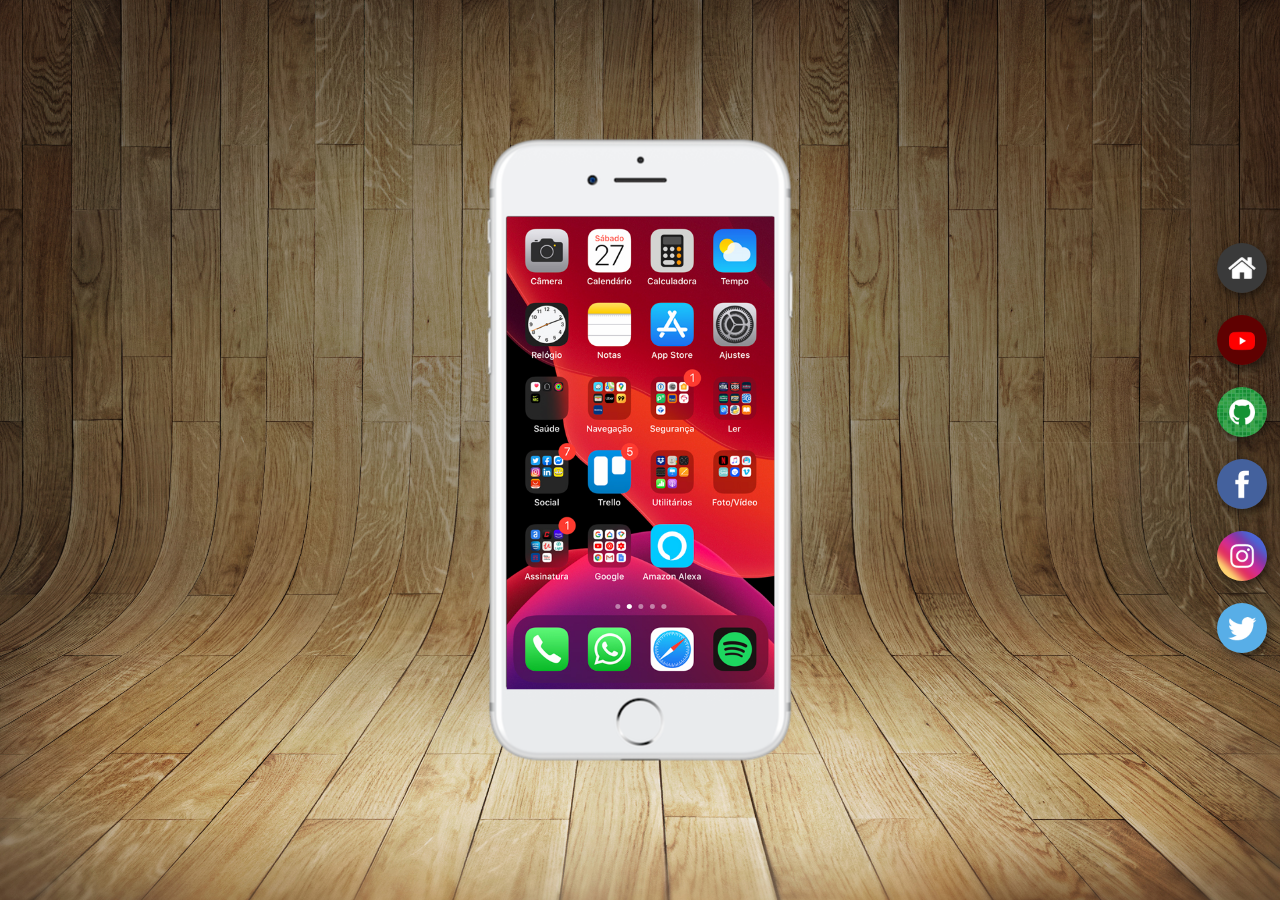
<file: index.html>
<!DOCTYPE html>
<html lang="pt-br">
<head>
    <meta charset="UTF-8">
    <meta name="viewport" content="width=device-width, initial-scale=1.0">
    <link rel="shortcut icon" href="images/favicon.ico" type="image/x-icon">
    <link rel="stylesheet" href="css/style.css">
    <title>Projeto Redes Sociais</title>
</head>
<body>
    <main>
        <section id="telefone">
            <iframe src="pages/home.html" name="tela" id="tela" frameborder="0"></iframe>
        </section>
        <section id="redes-sociais">
            <a href="pages/home.html" target="tela"><img src="images/logo-home.jpg" alt="Home"></a> <br> <br>
            <a href="pages/youtube.html" target="tela"><img src="images/logo-youtube.jpg" alt="YouTube"></a> <br> <br>
            <a href="pages/github.html" target="tela"><img src="images/logo-github.jpg" alt="GitHub"></a> <br> <br>
            <a href="pages/facebook.html" target="tela"><img src="images/logo-facebook.jpg" alt="Facebook"></a> <br> <br>
            <a href="pages/instagram.html" target="tela"><img src="images/logo-instagram.jpg" alt="Instagram"></a> <br> <br>
            <a href="pages/twitter.html" target="tela"><img src="images/logo-twitter.jpg" alt="Twitter"></a>
        </section>
    </main>
</body>
</html>
</file>
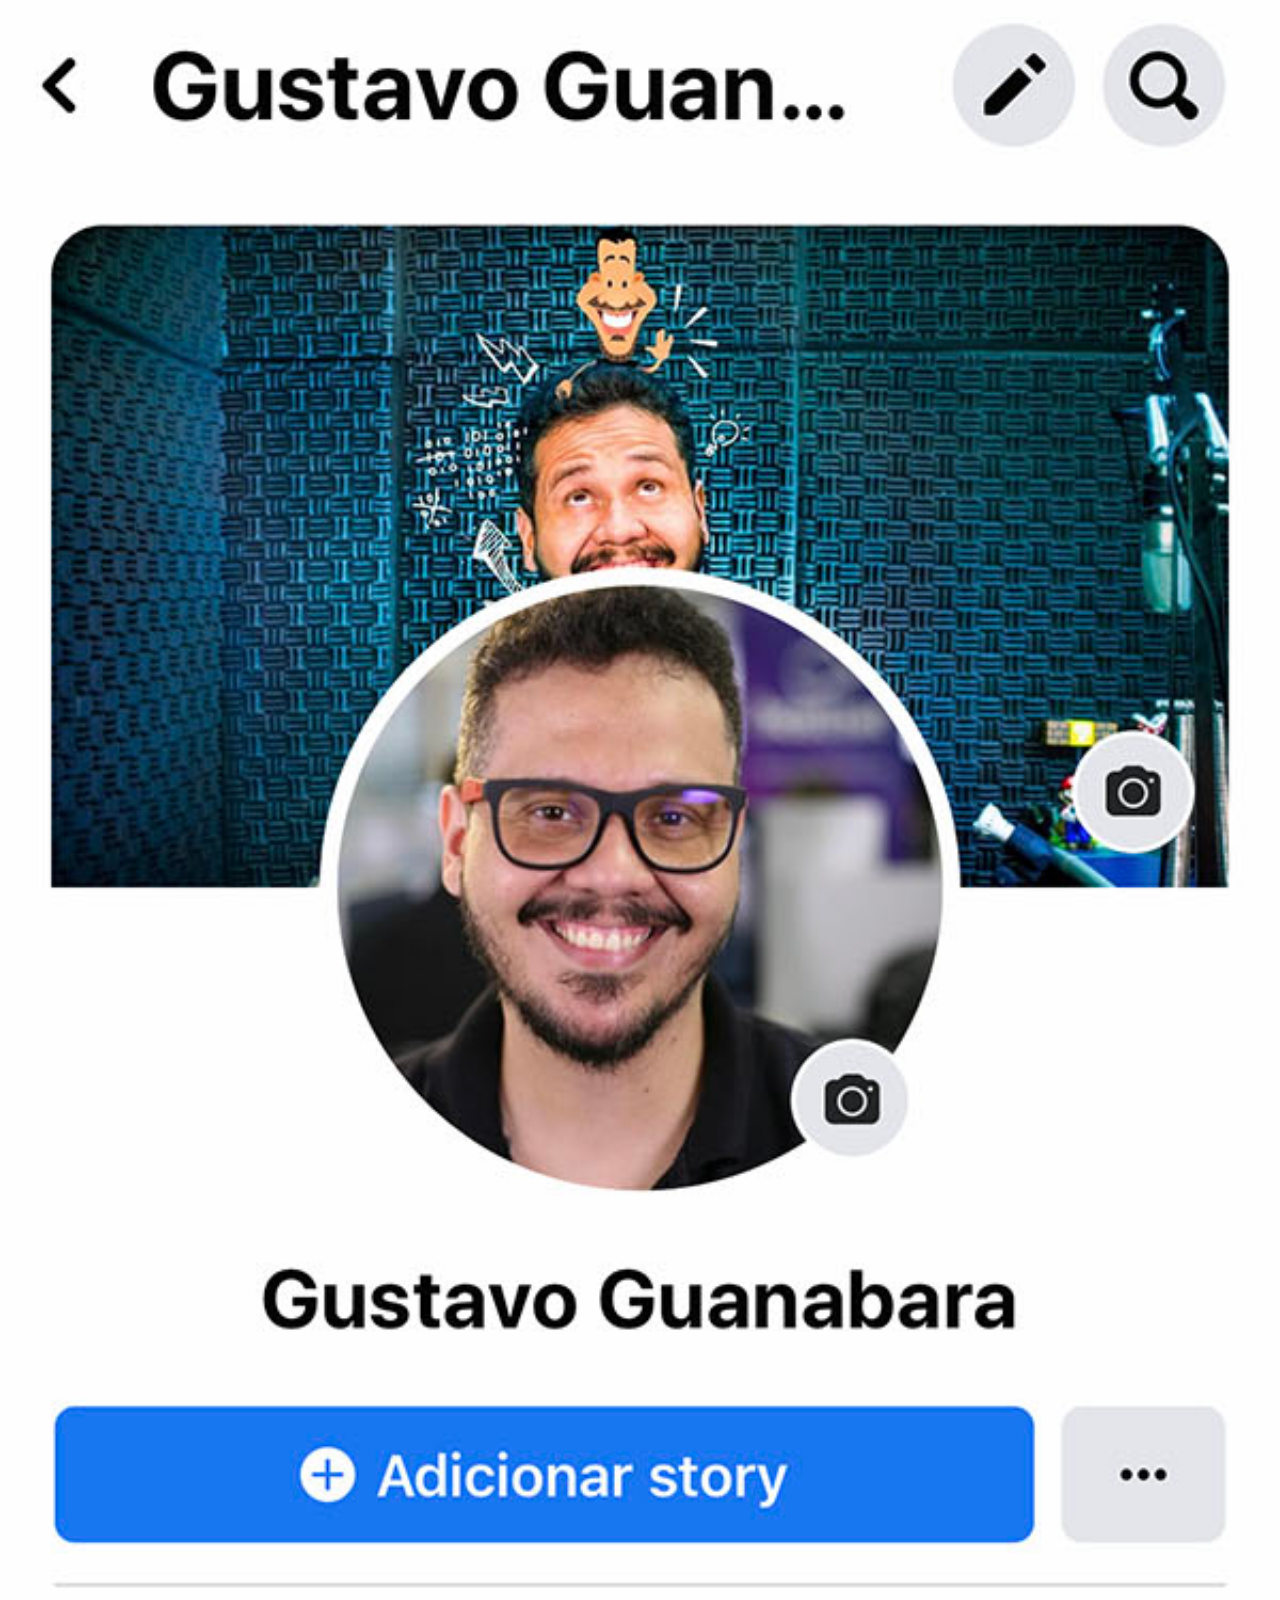
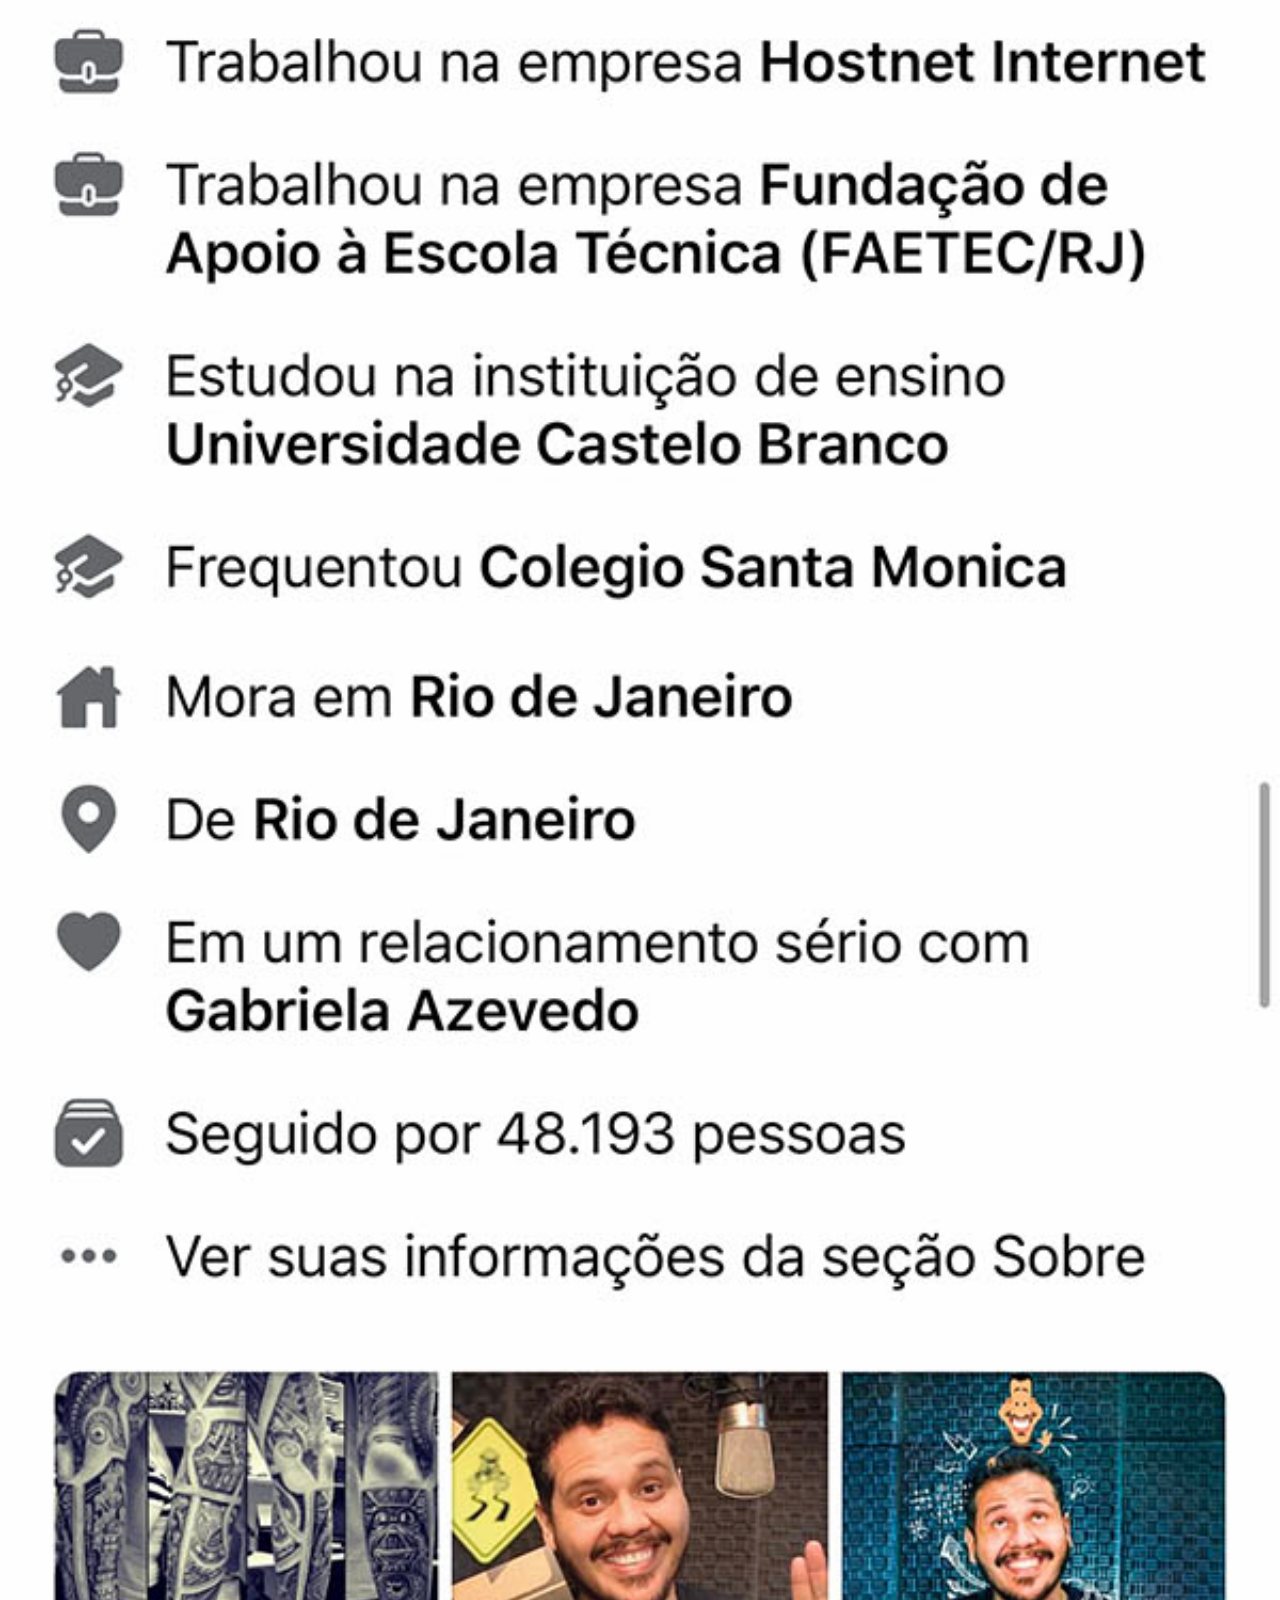
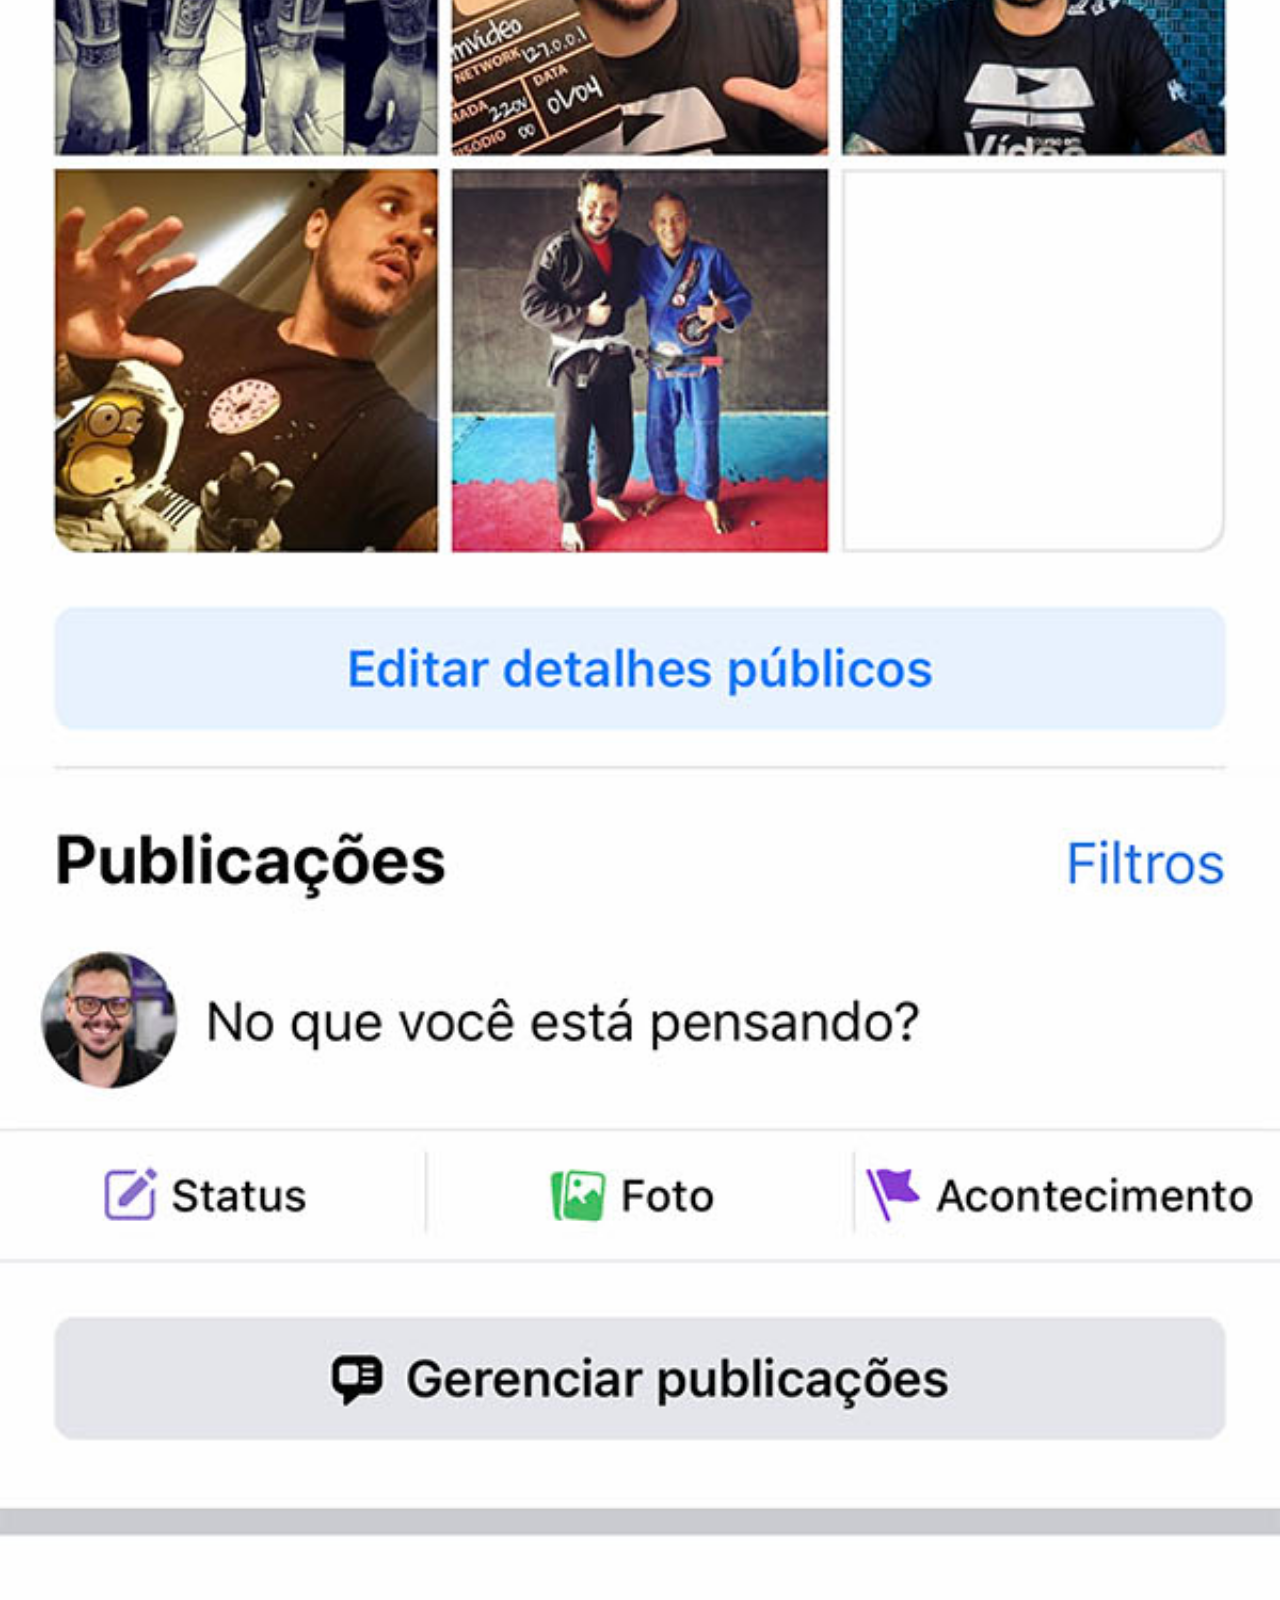
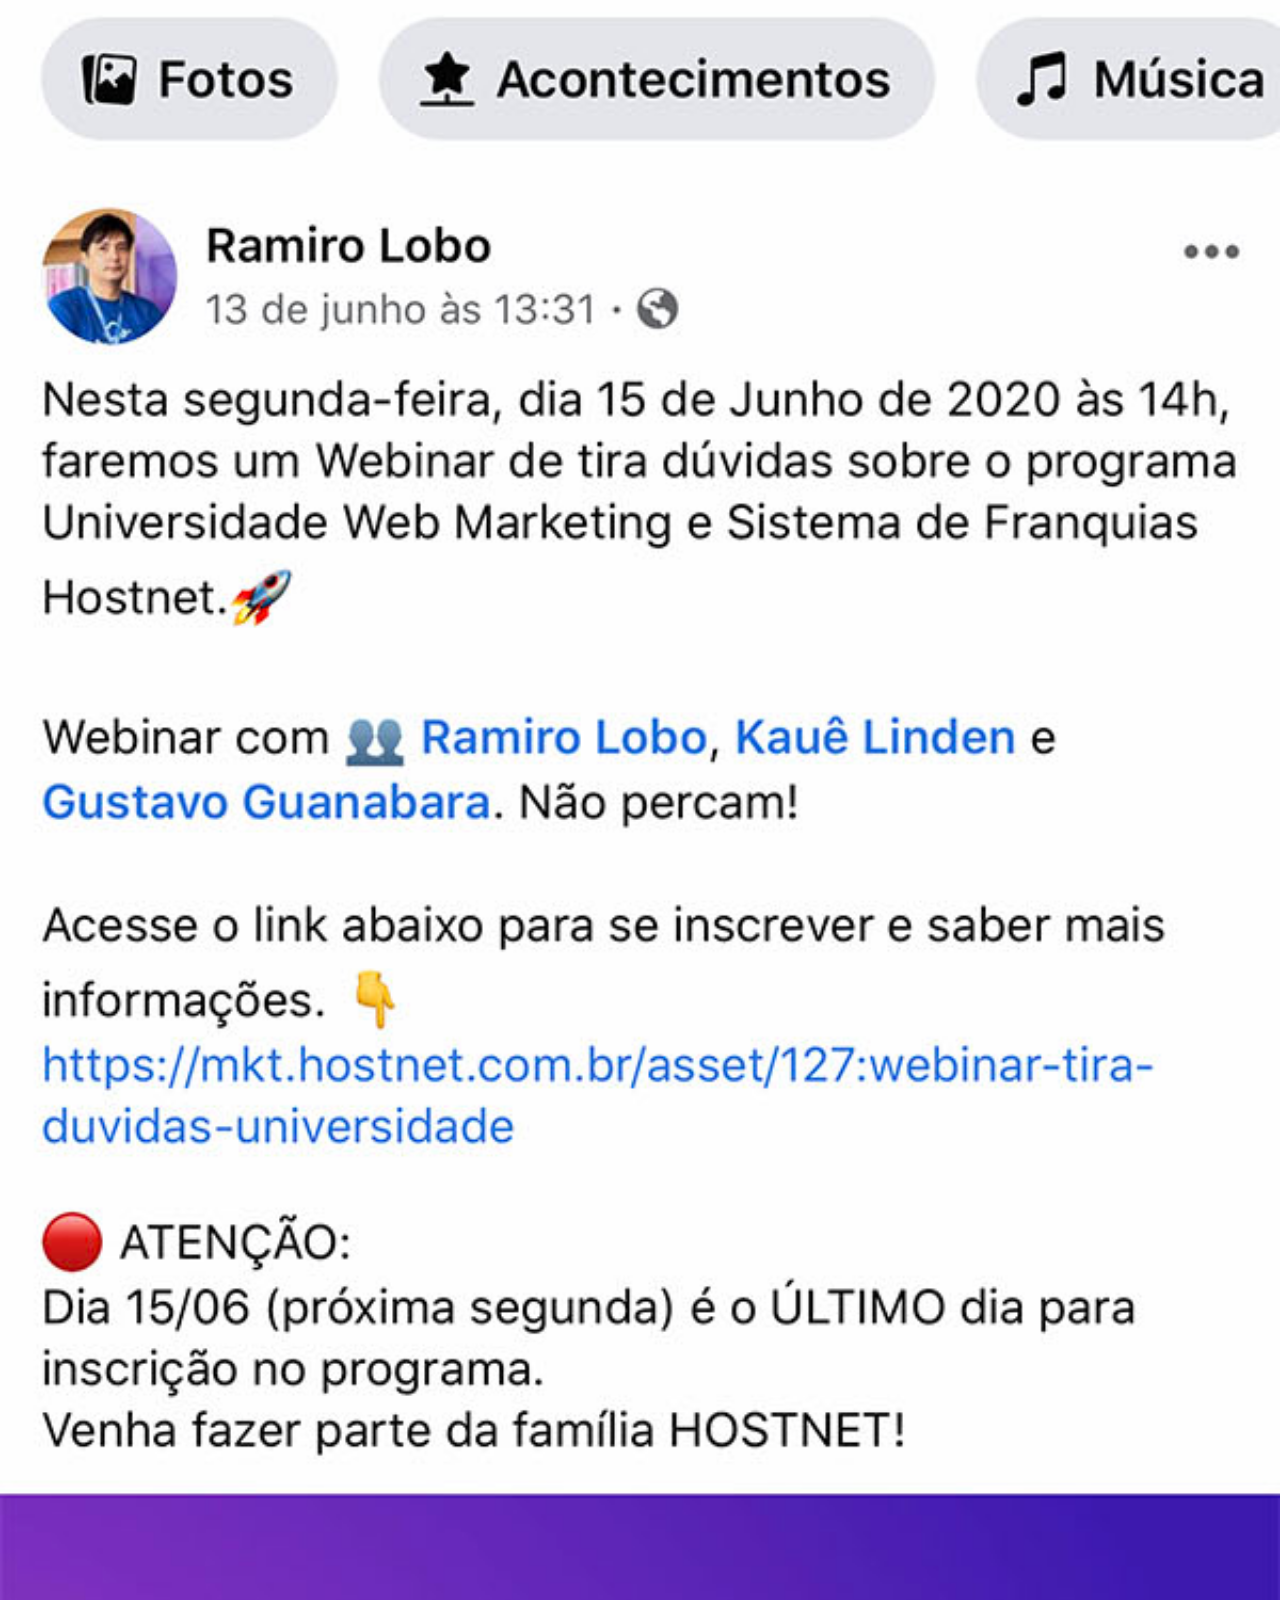
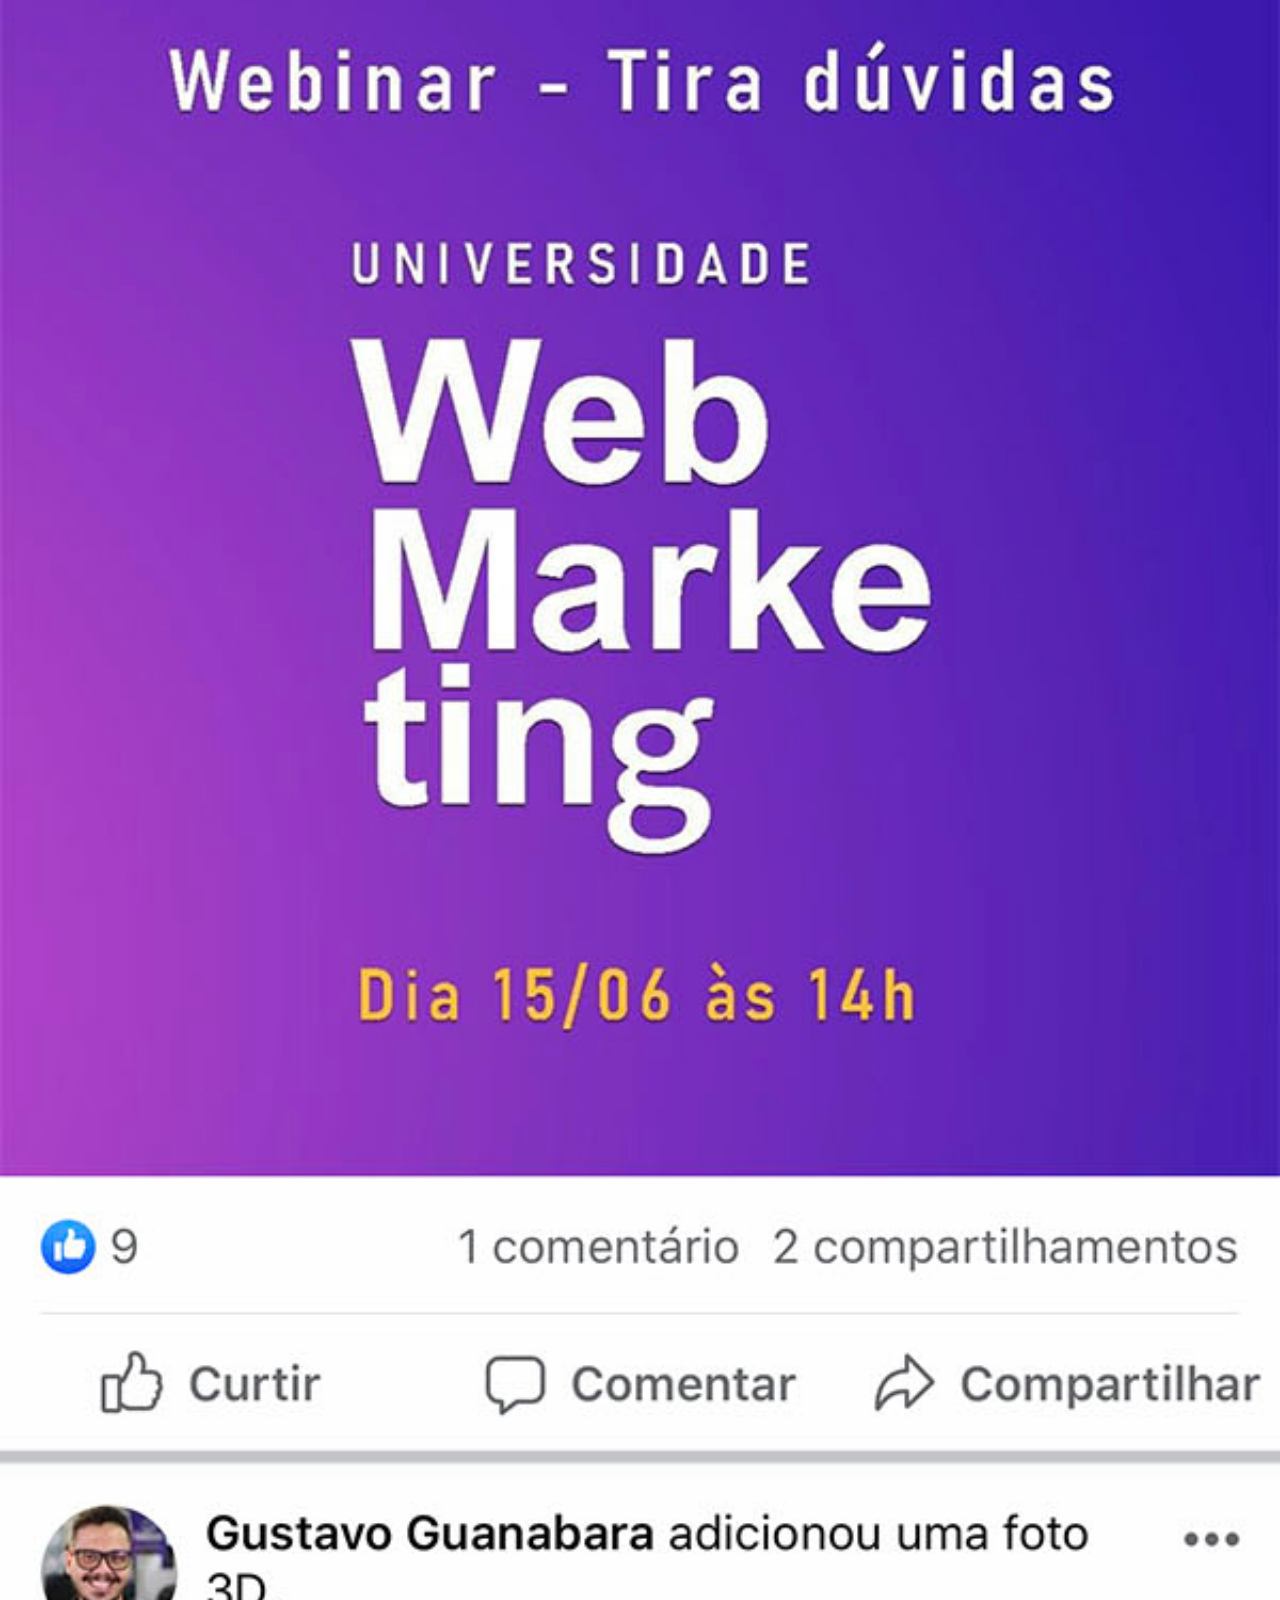
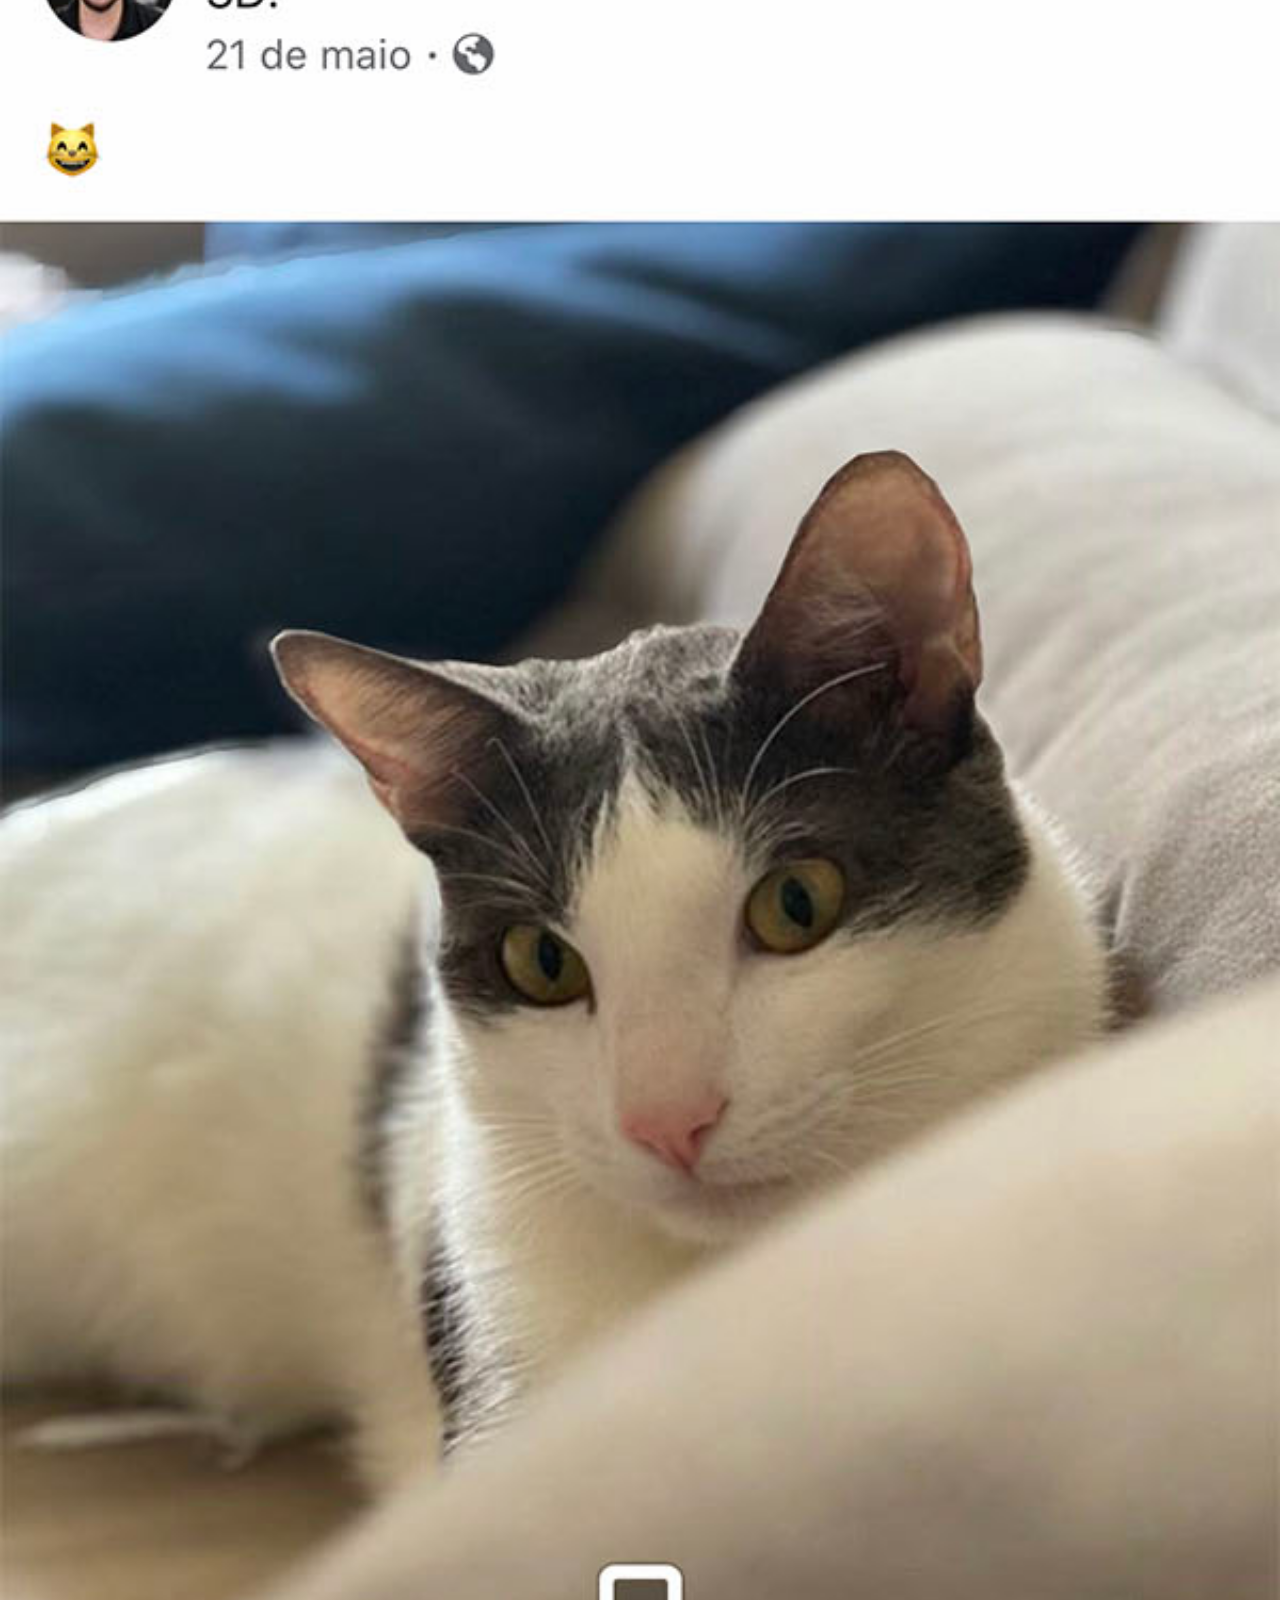
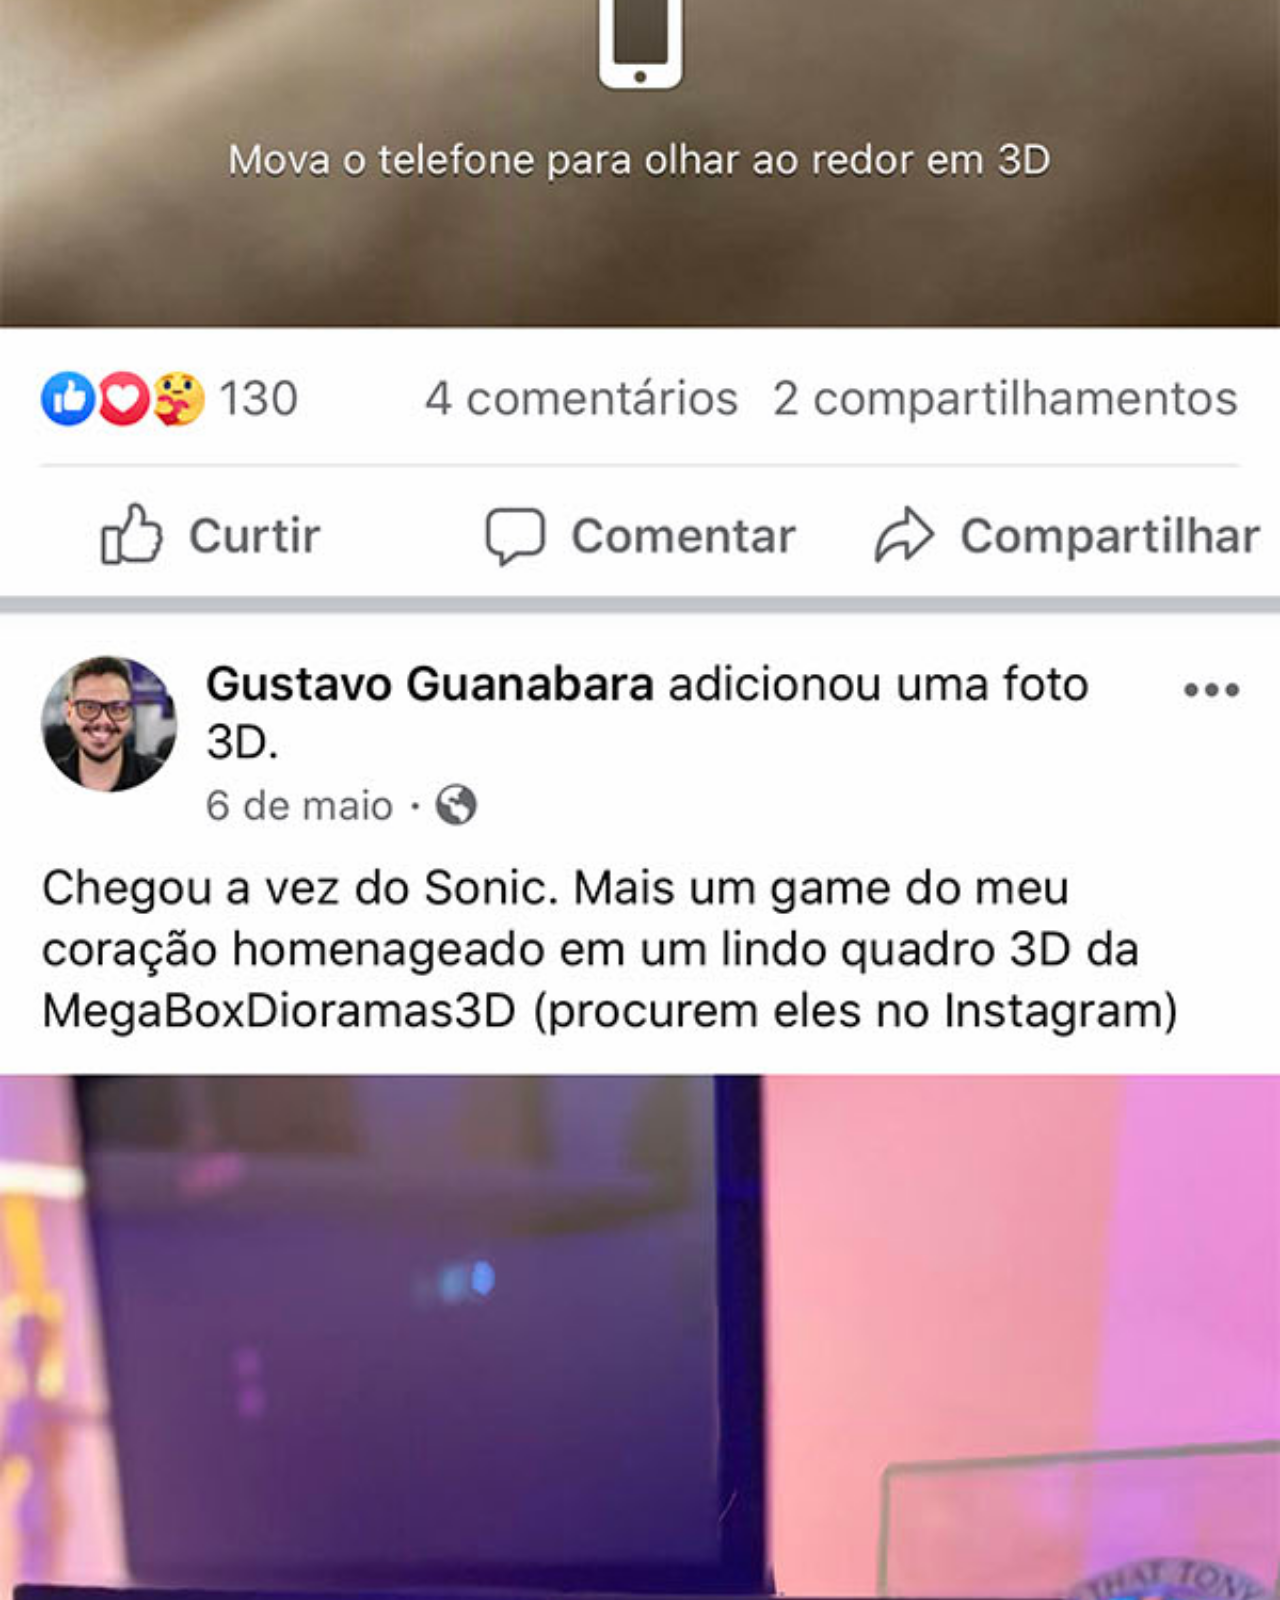
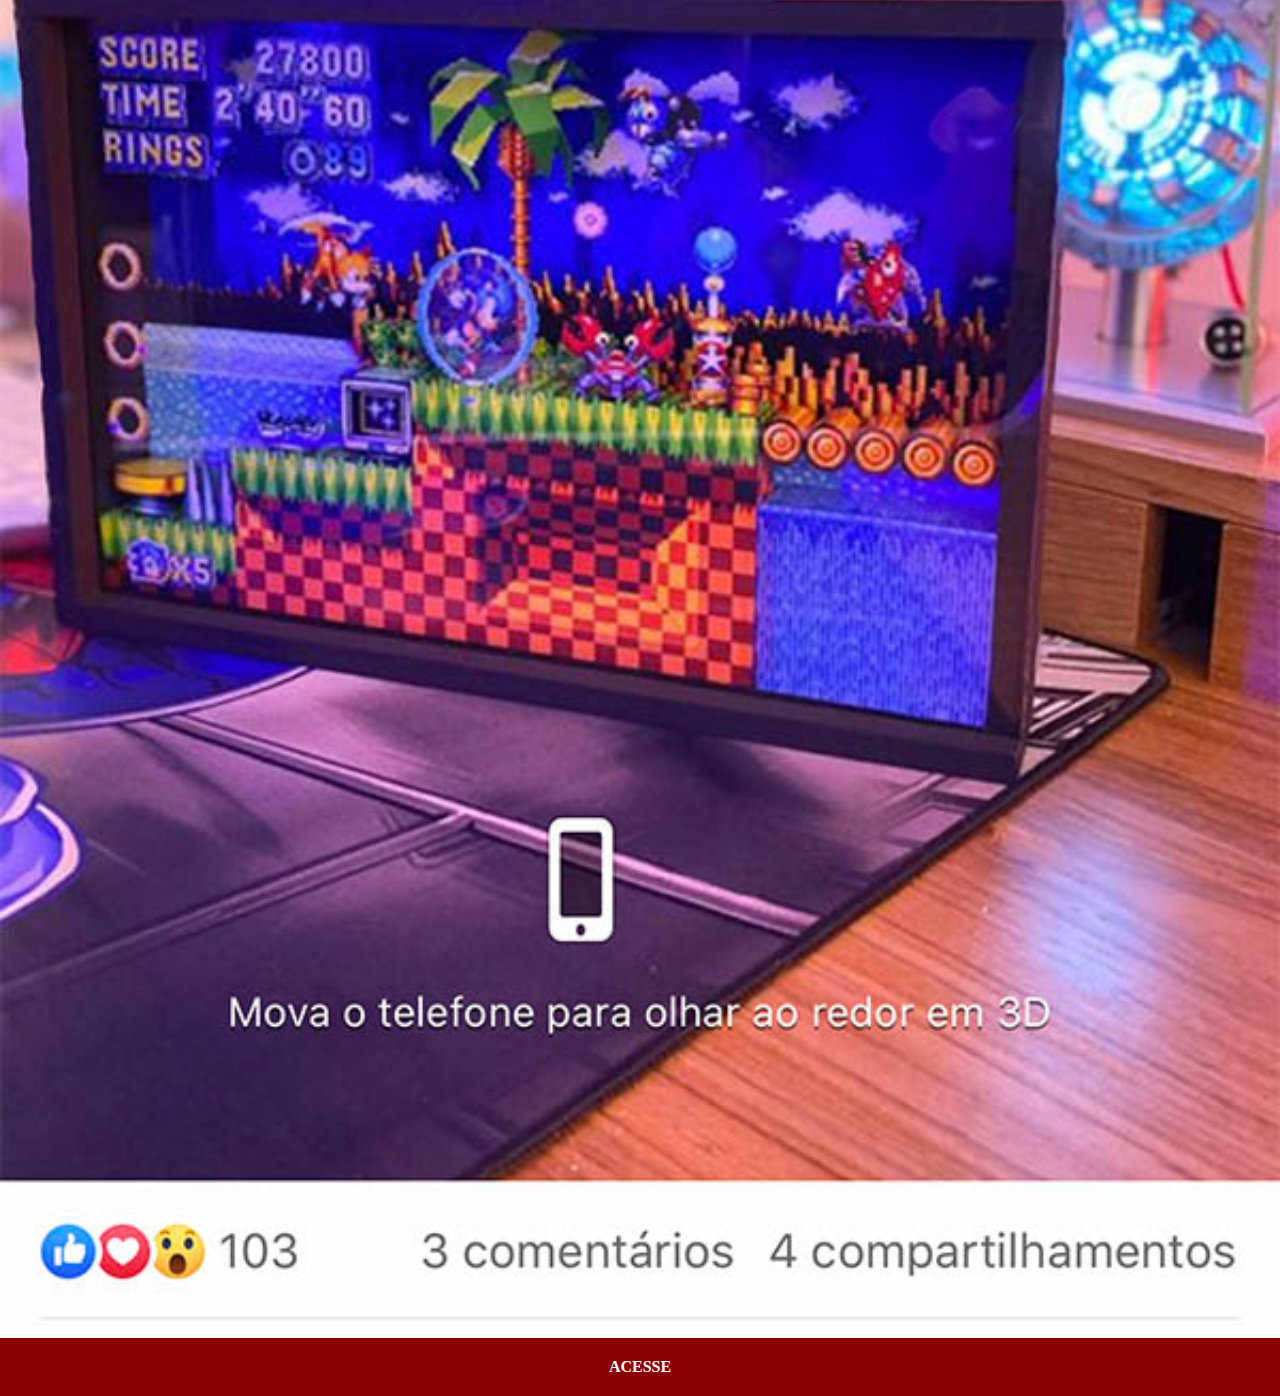
<file: pages/facebook.html>
<!DOCTYPE html>
<html lang="pt-br">
<head>
    <meta charset="UTF-8">
    <meta name="viewport" content="width=device-width, initial-scale=1.0">
    <link rel="stylesheet" href="../css/social.css">
    <title>Facebook</title>
</head>
<body>
    <img src="../images/tela-facebook.jpg" alt="Facebook">
    <a href="https://web.facebook.com/gustavoguanabara/" target="_blank" rel="external">ACESSE</a>
</body>
</html>
</file>
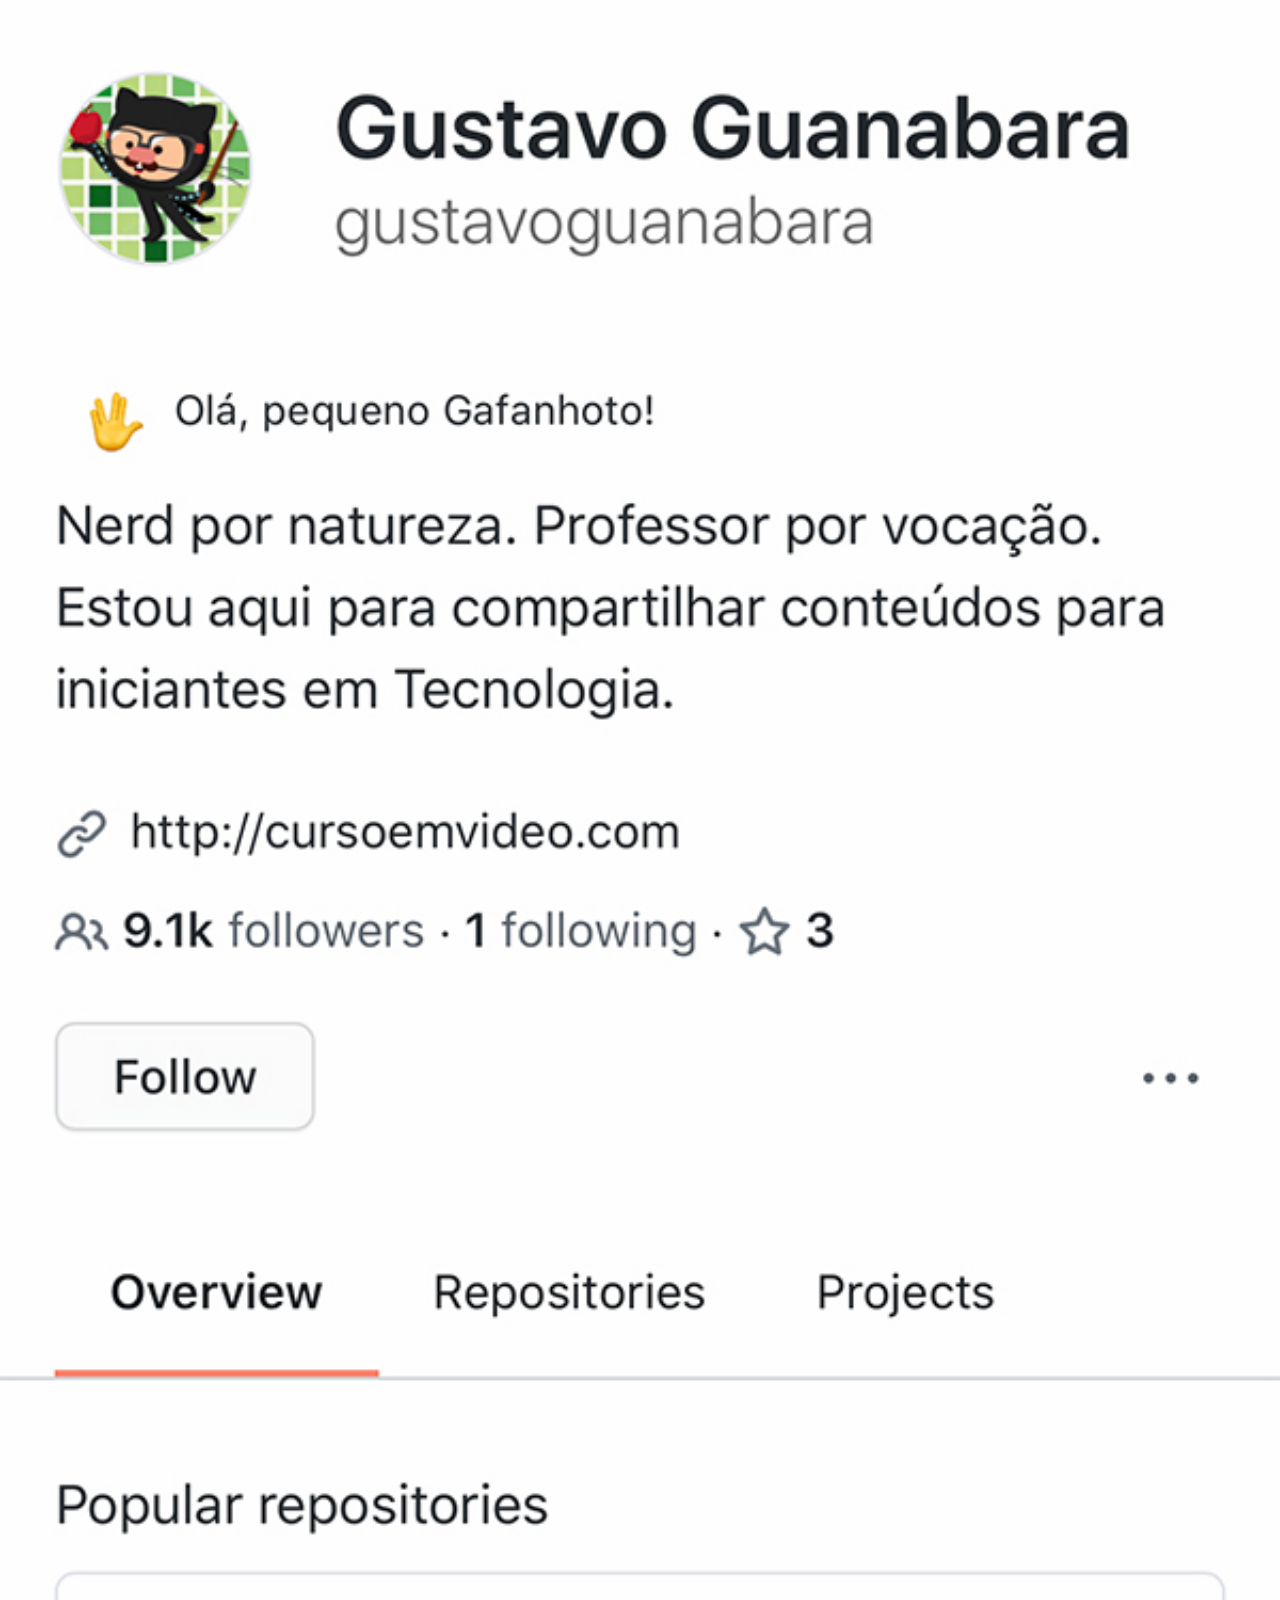
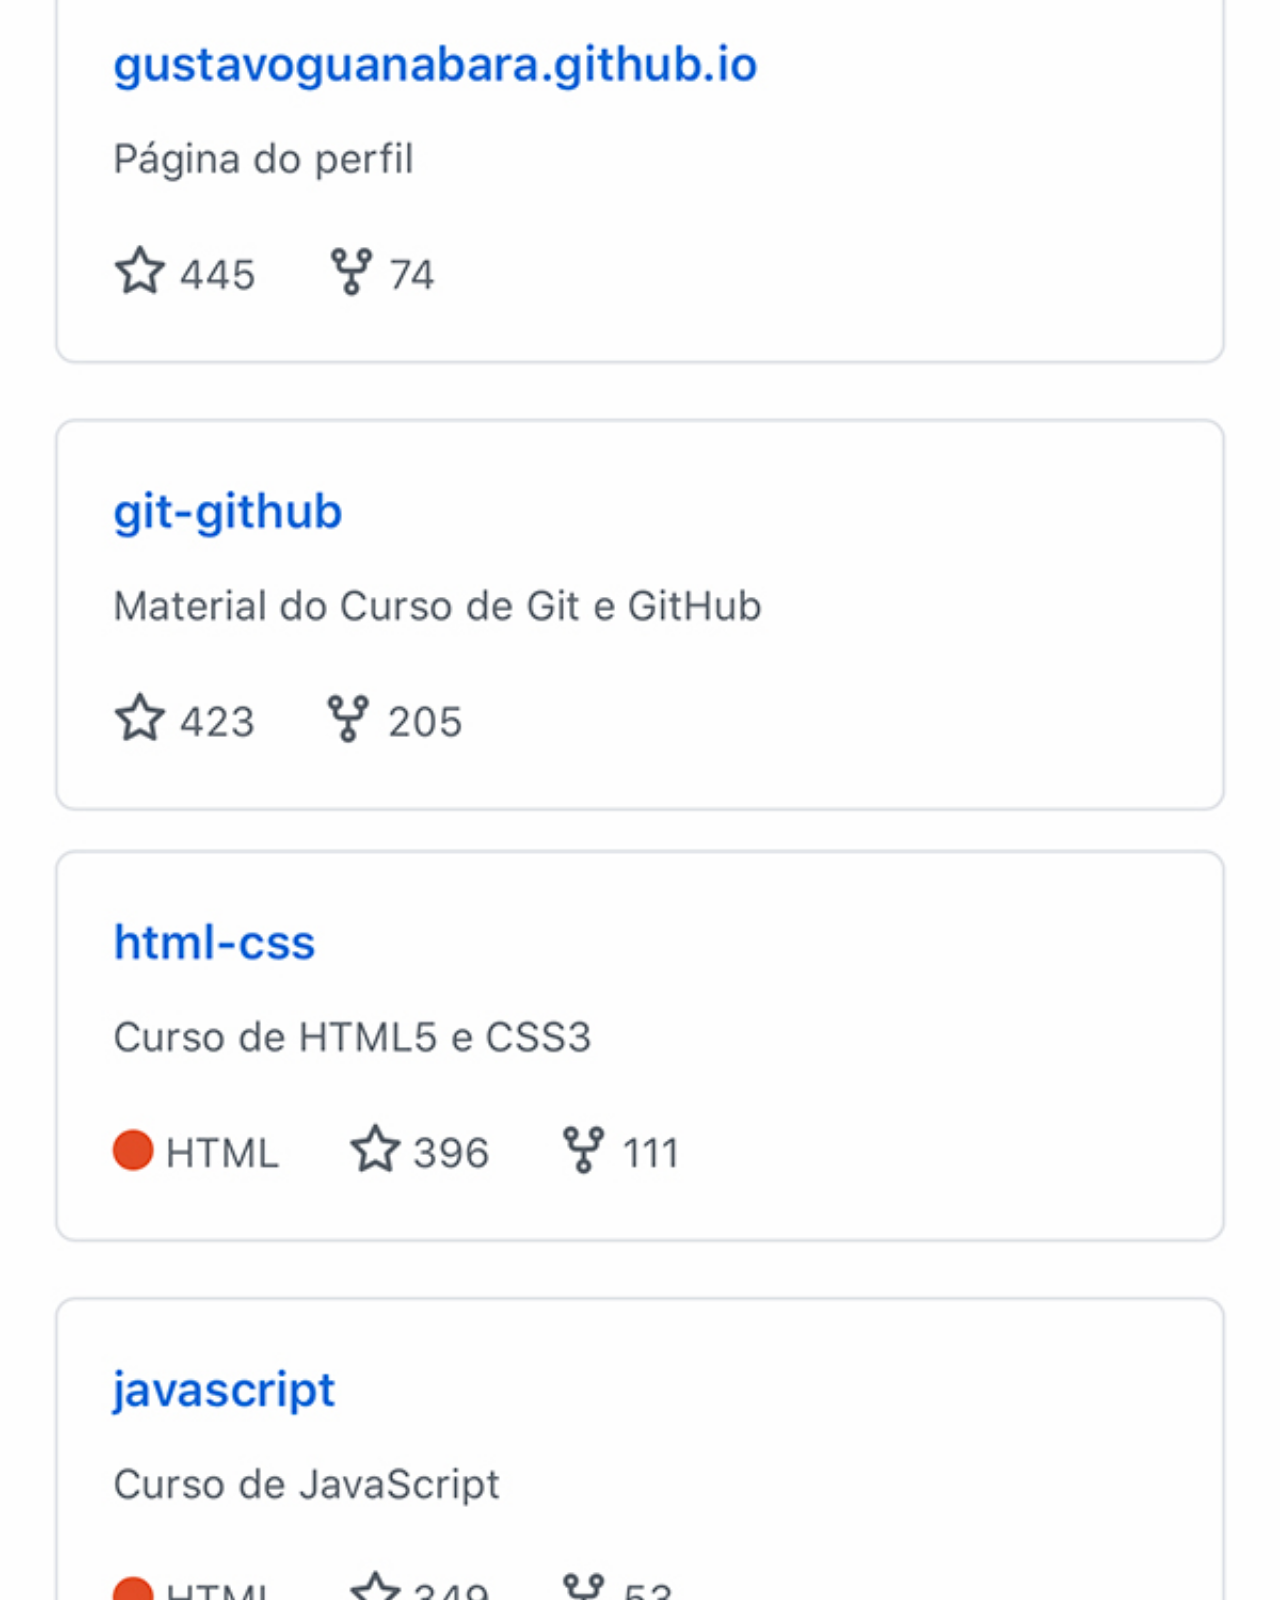
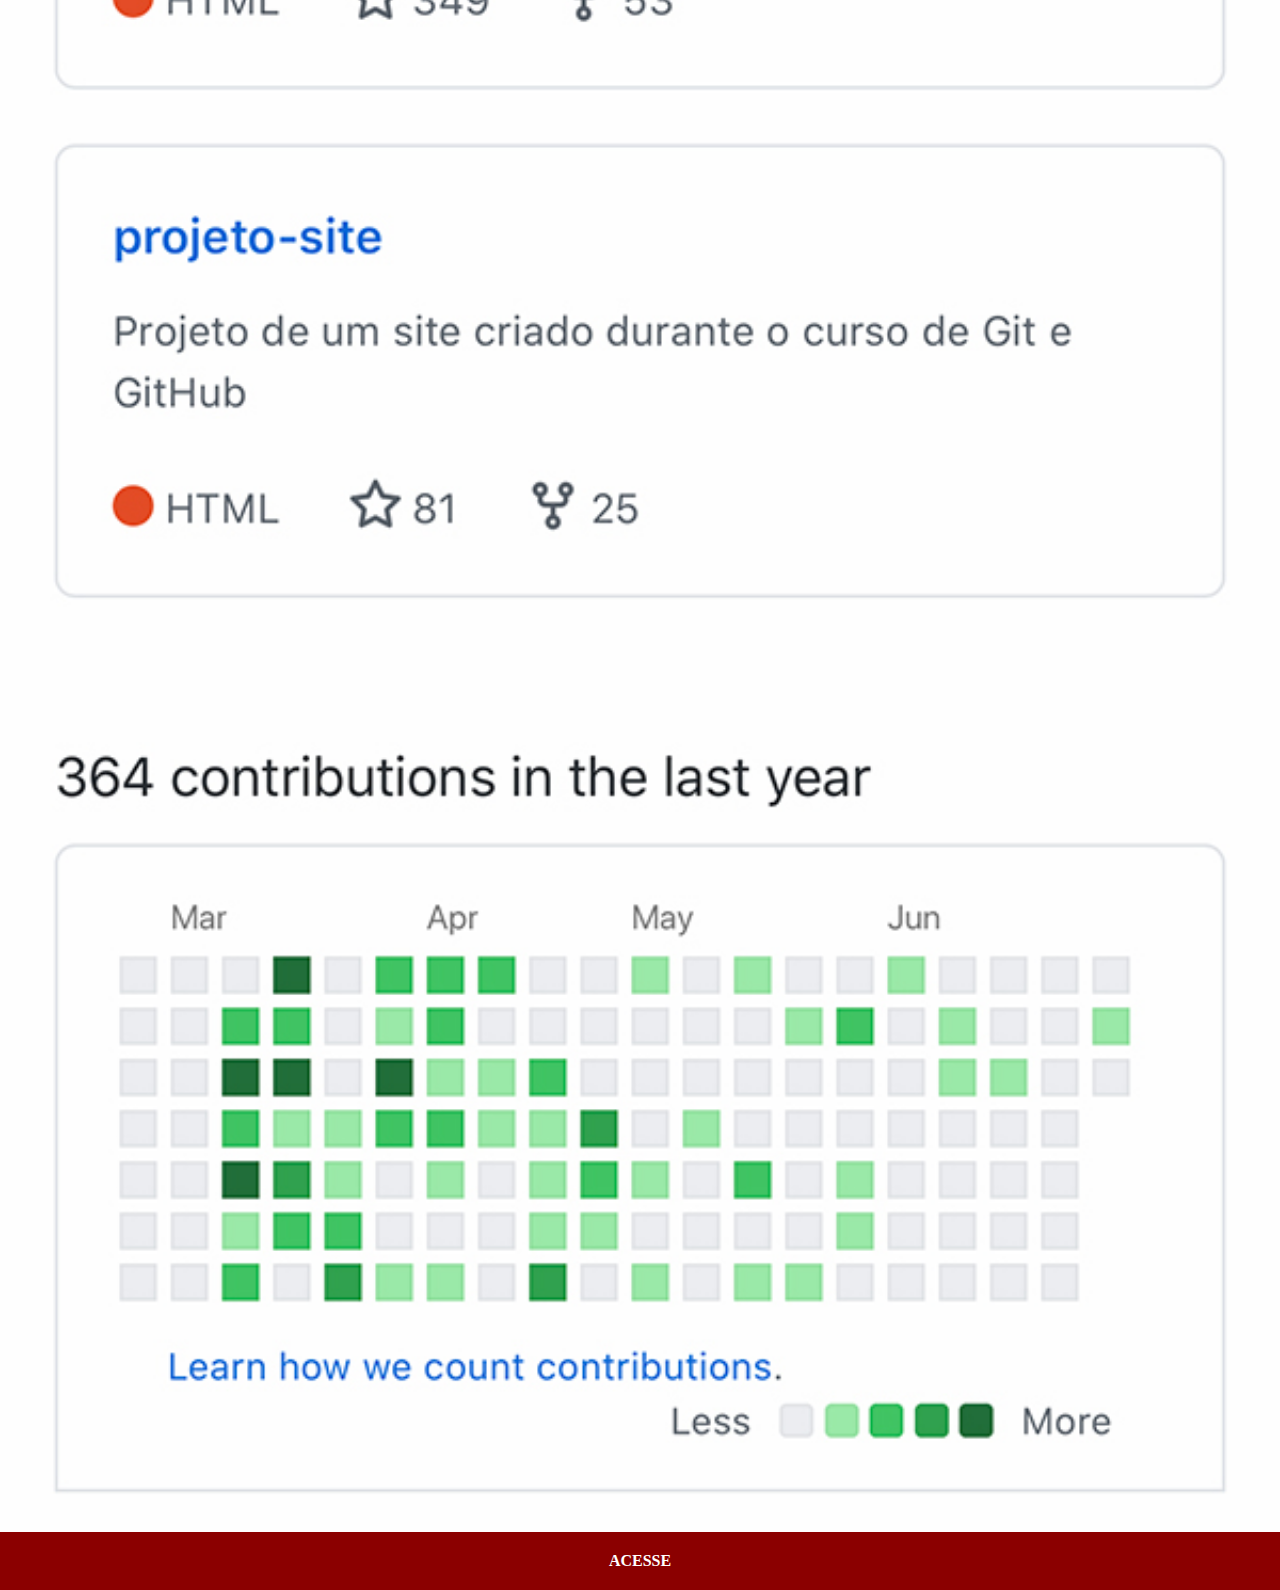
<file: pages/github.html>
<!DOCTYPE html>
<html lang="pt-br">
<head>
    <meta charset="UTF-8">
    <meta name="viewport" content="width=device-width, initial-scale=1.0">
    <link rel="stylesheet" href="../css/social.css">
    <title>GitHub</title>
</head>
<body>
    <img src="../images/tela-github.jpg" alt="GitHub">
    <a href="https://github.com/gustavoguanabara" target="_blank" rel="external">ACESSE</a>
</body>
</html>
</file>
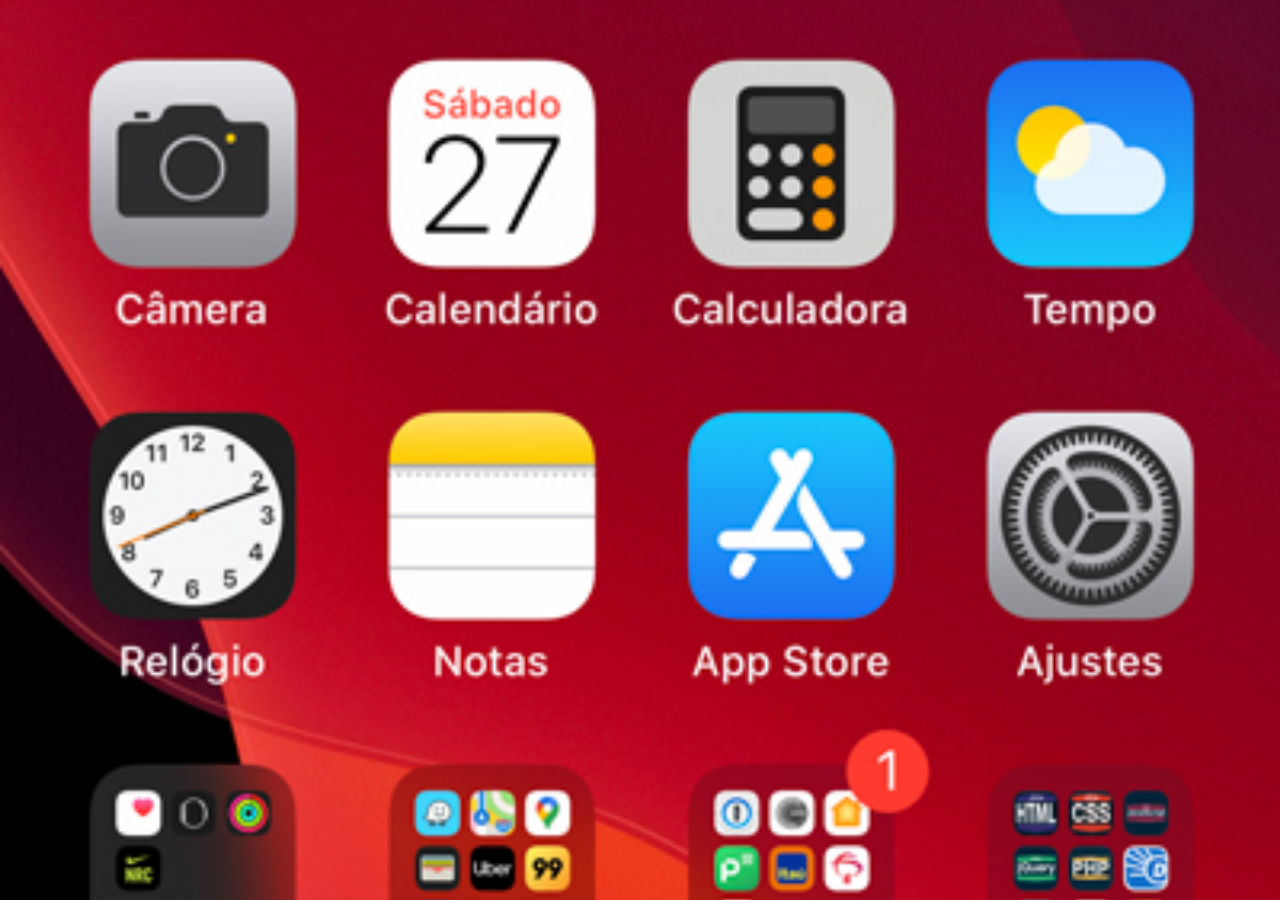
<file: pages/home.html>
<!DOCTYPE html>
<html lang="pt-br">
<head>
    <meta charset="UTF-8">
    <meta name="viewport" content="width=device-width, initial-scale=1.0">
    <title>Home</title>
    <style>
        *{
            margin: 0px;
            padding: 0px;
        }

        body{
            background: url(../images/tela-home.jpg) no-repeat top center;
            background-size: cover;
        }
    </style>
</head>
<body>
    
</body>
</html>
</file>
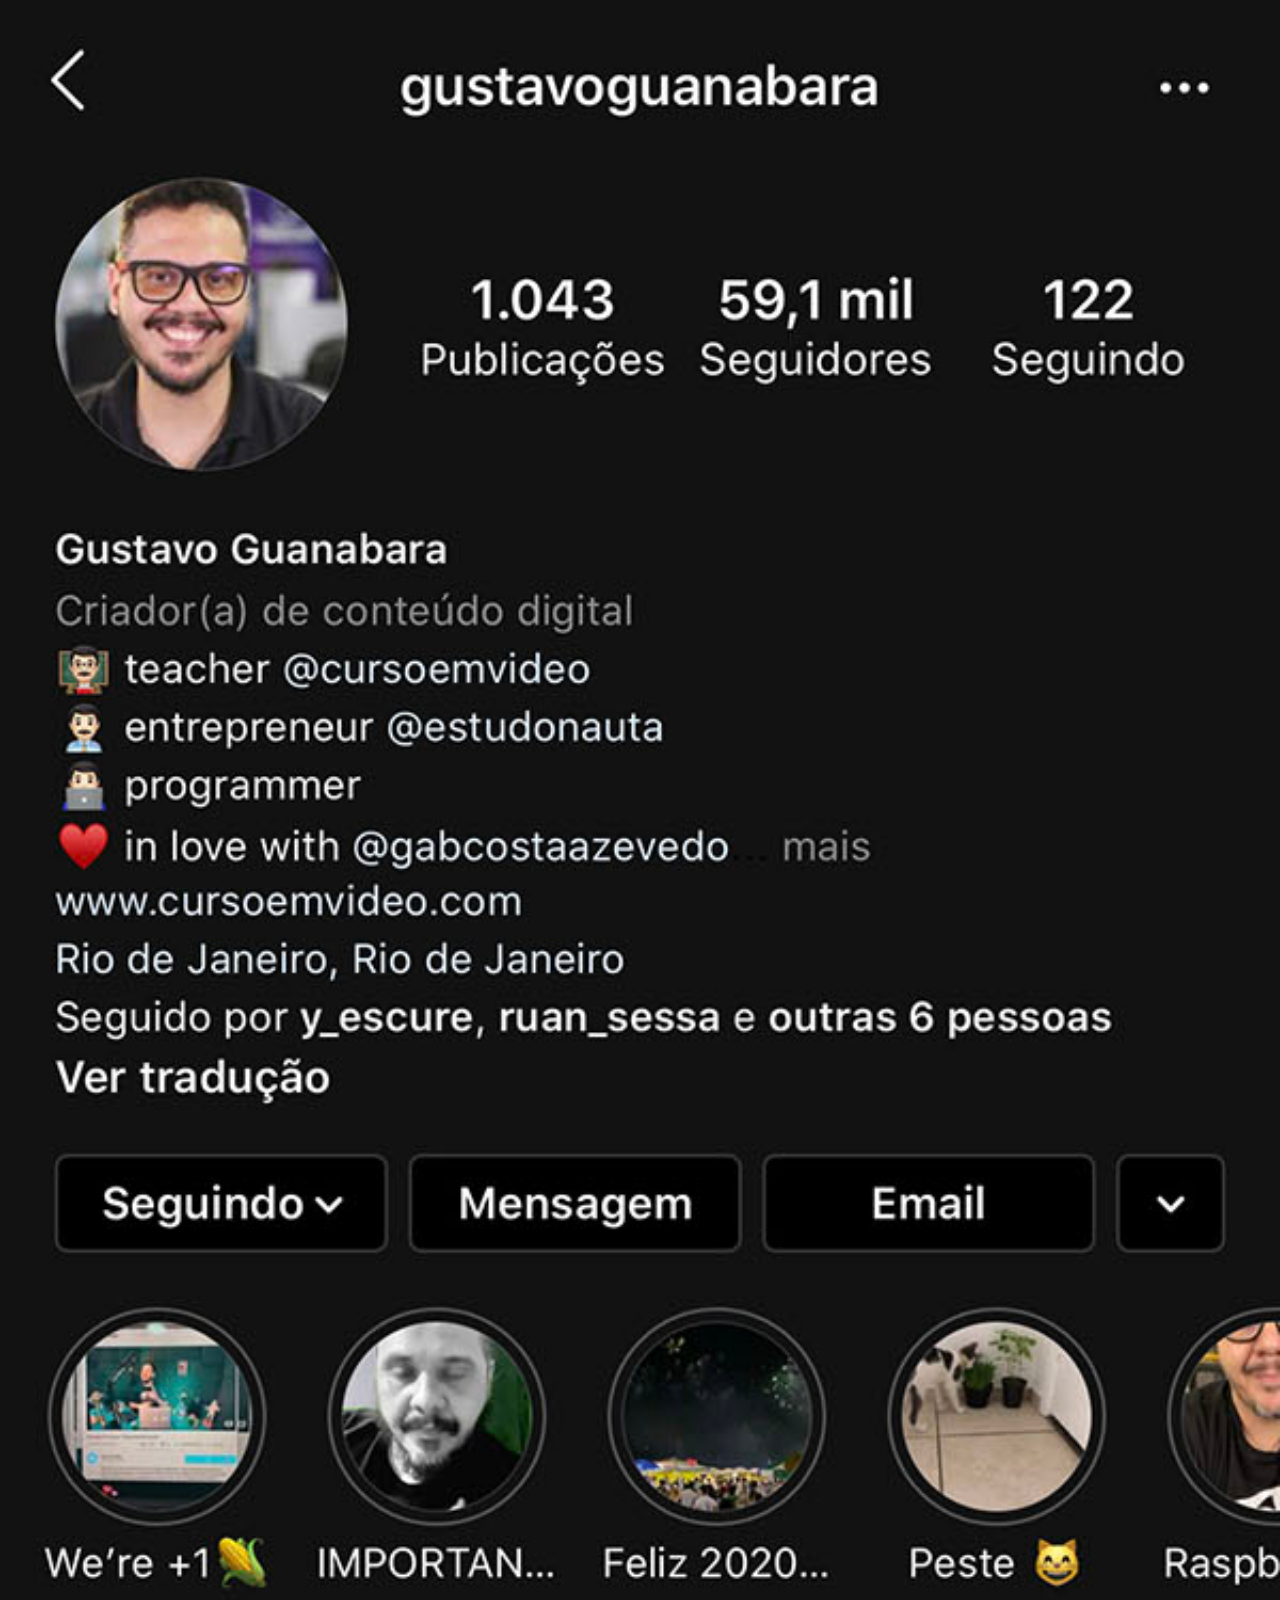
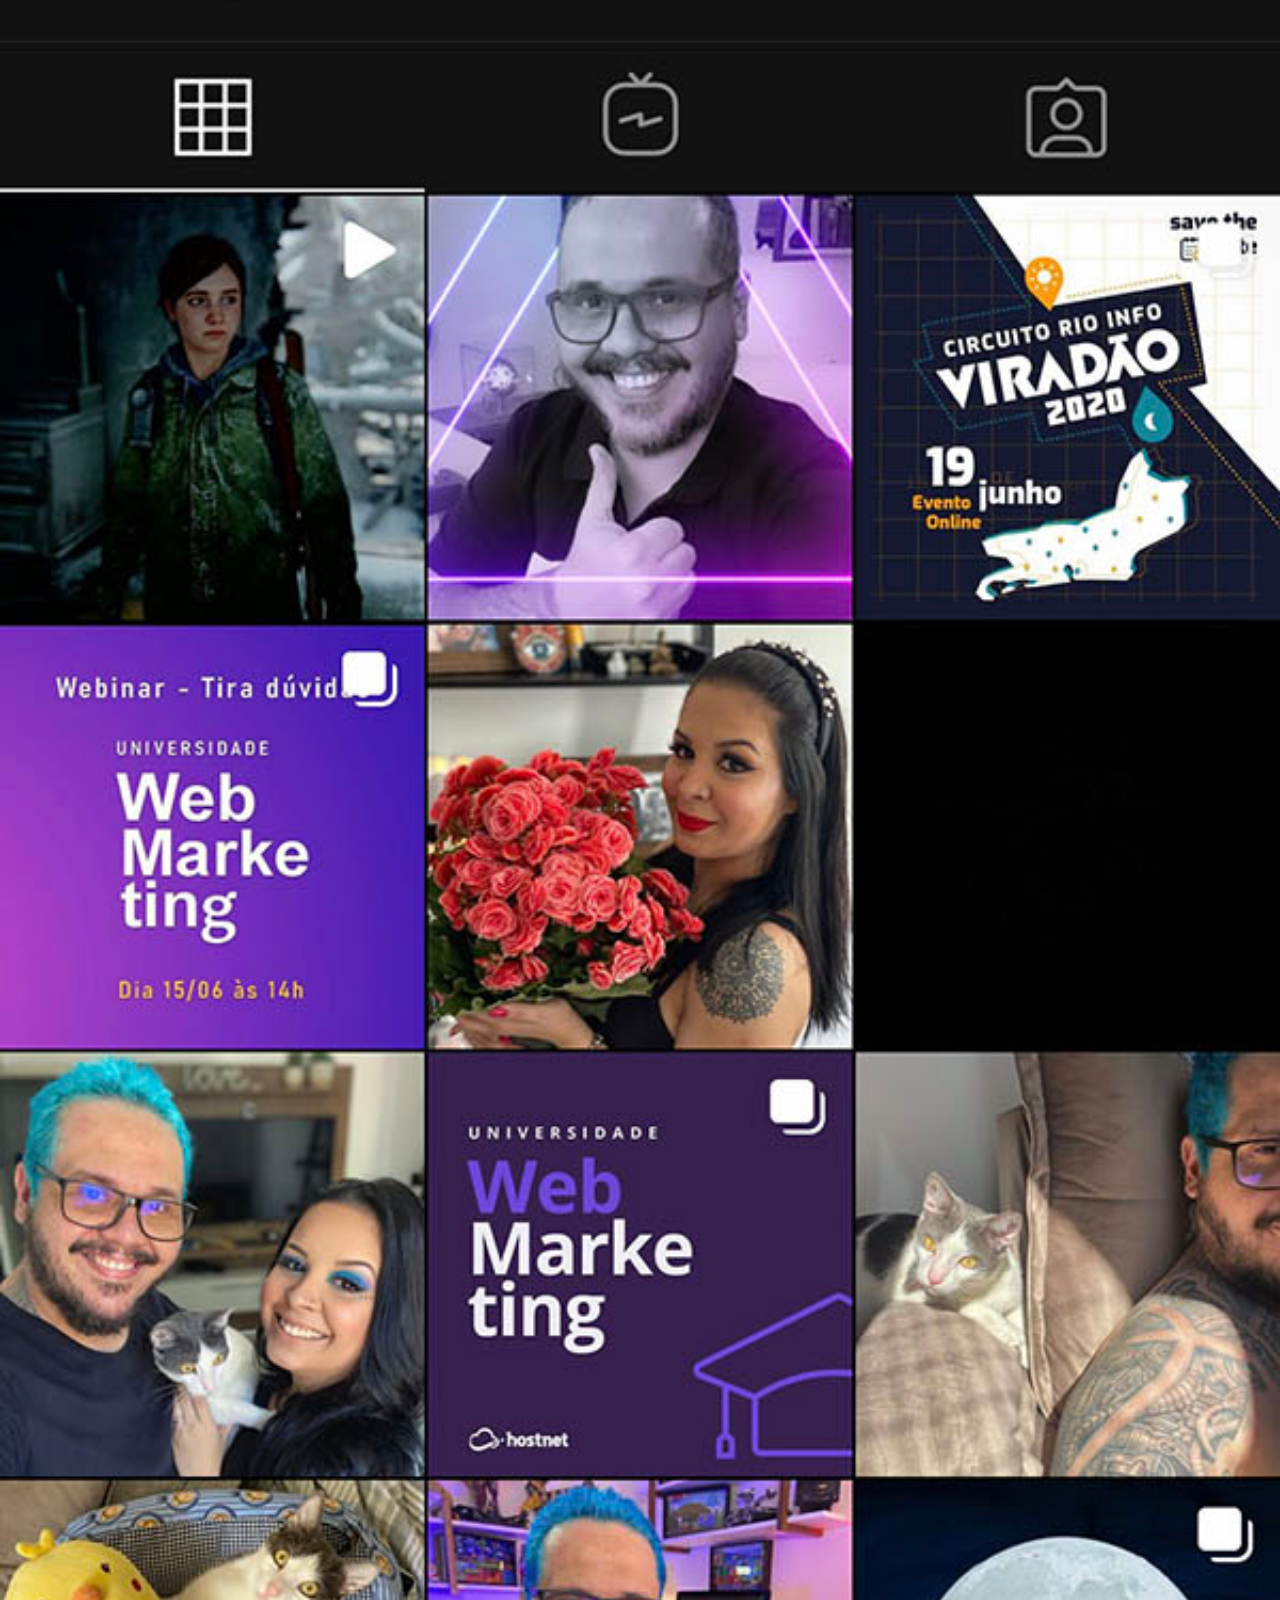
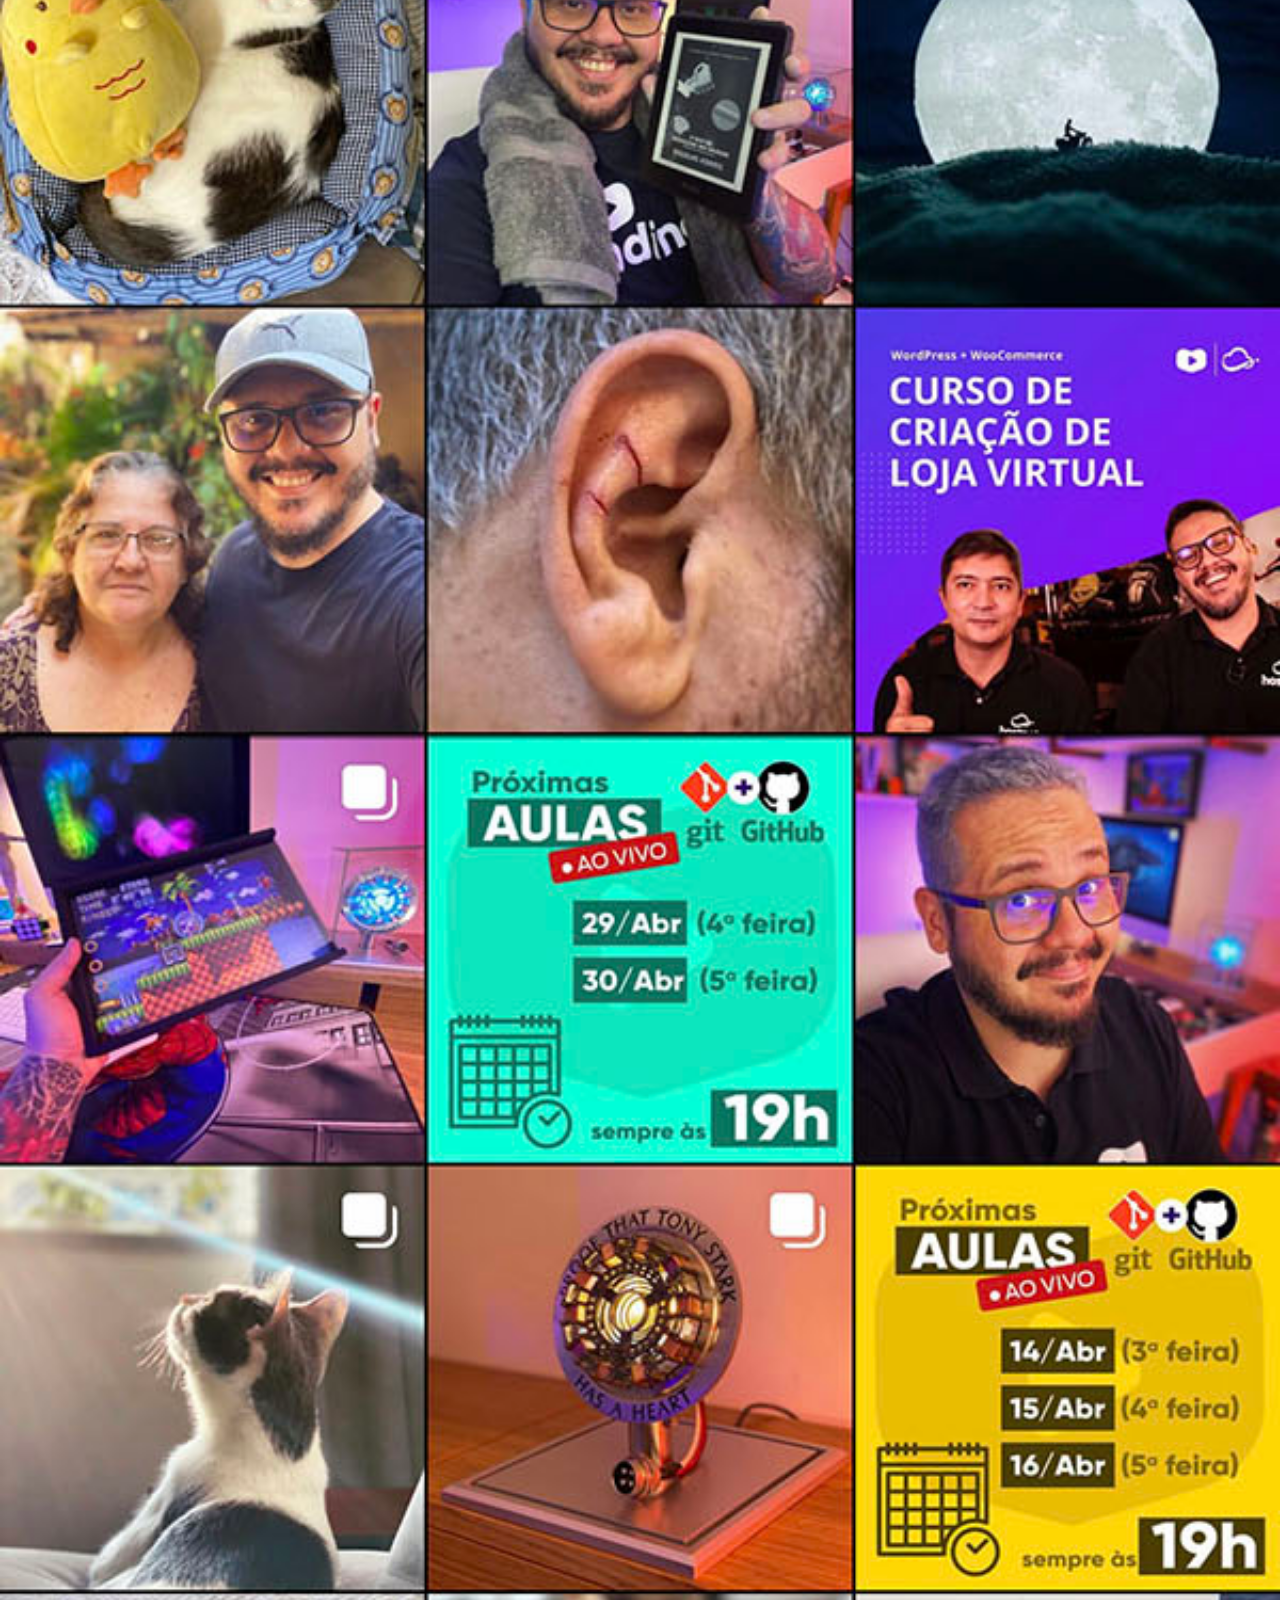
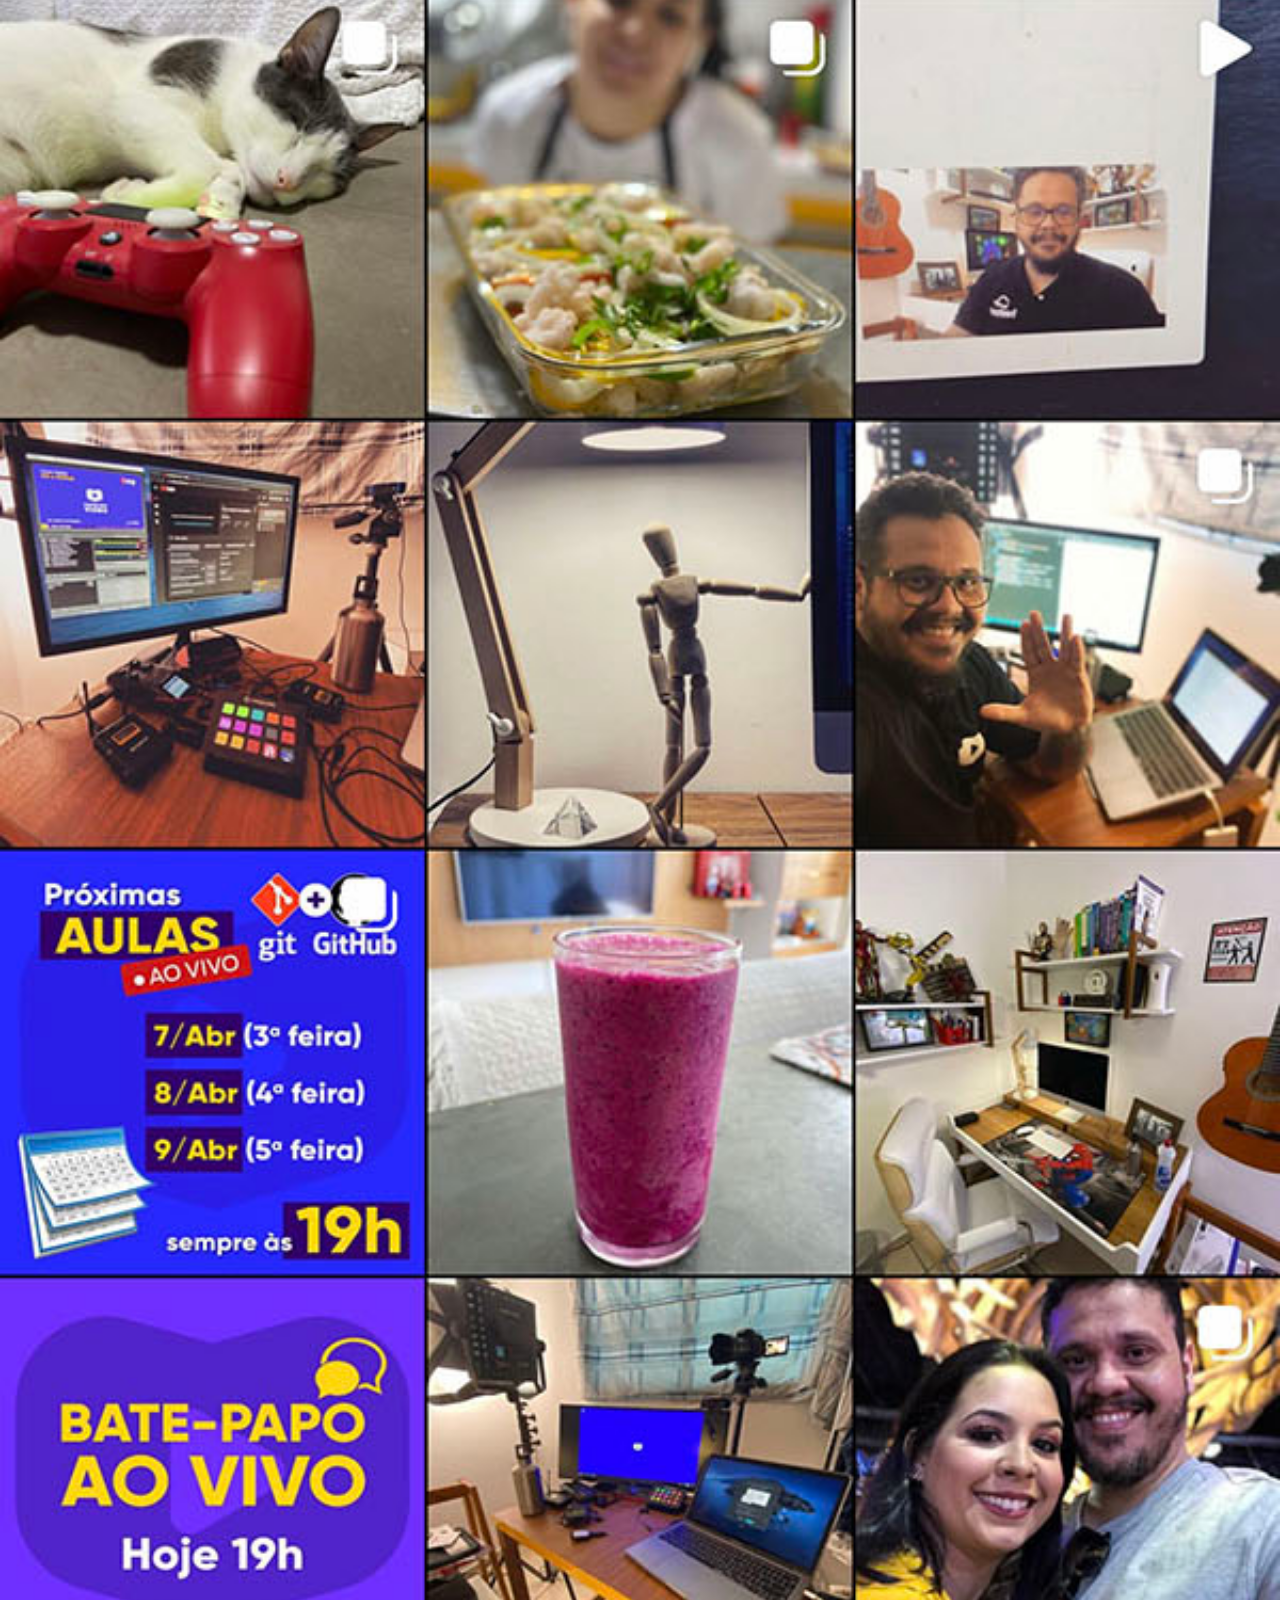
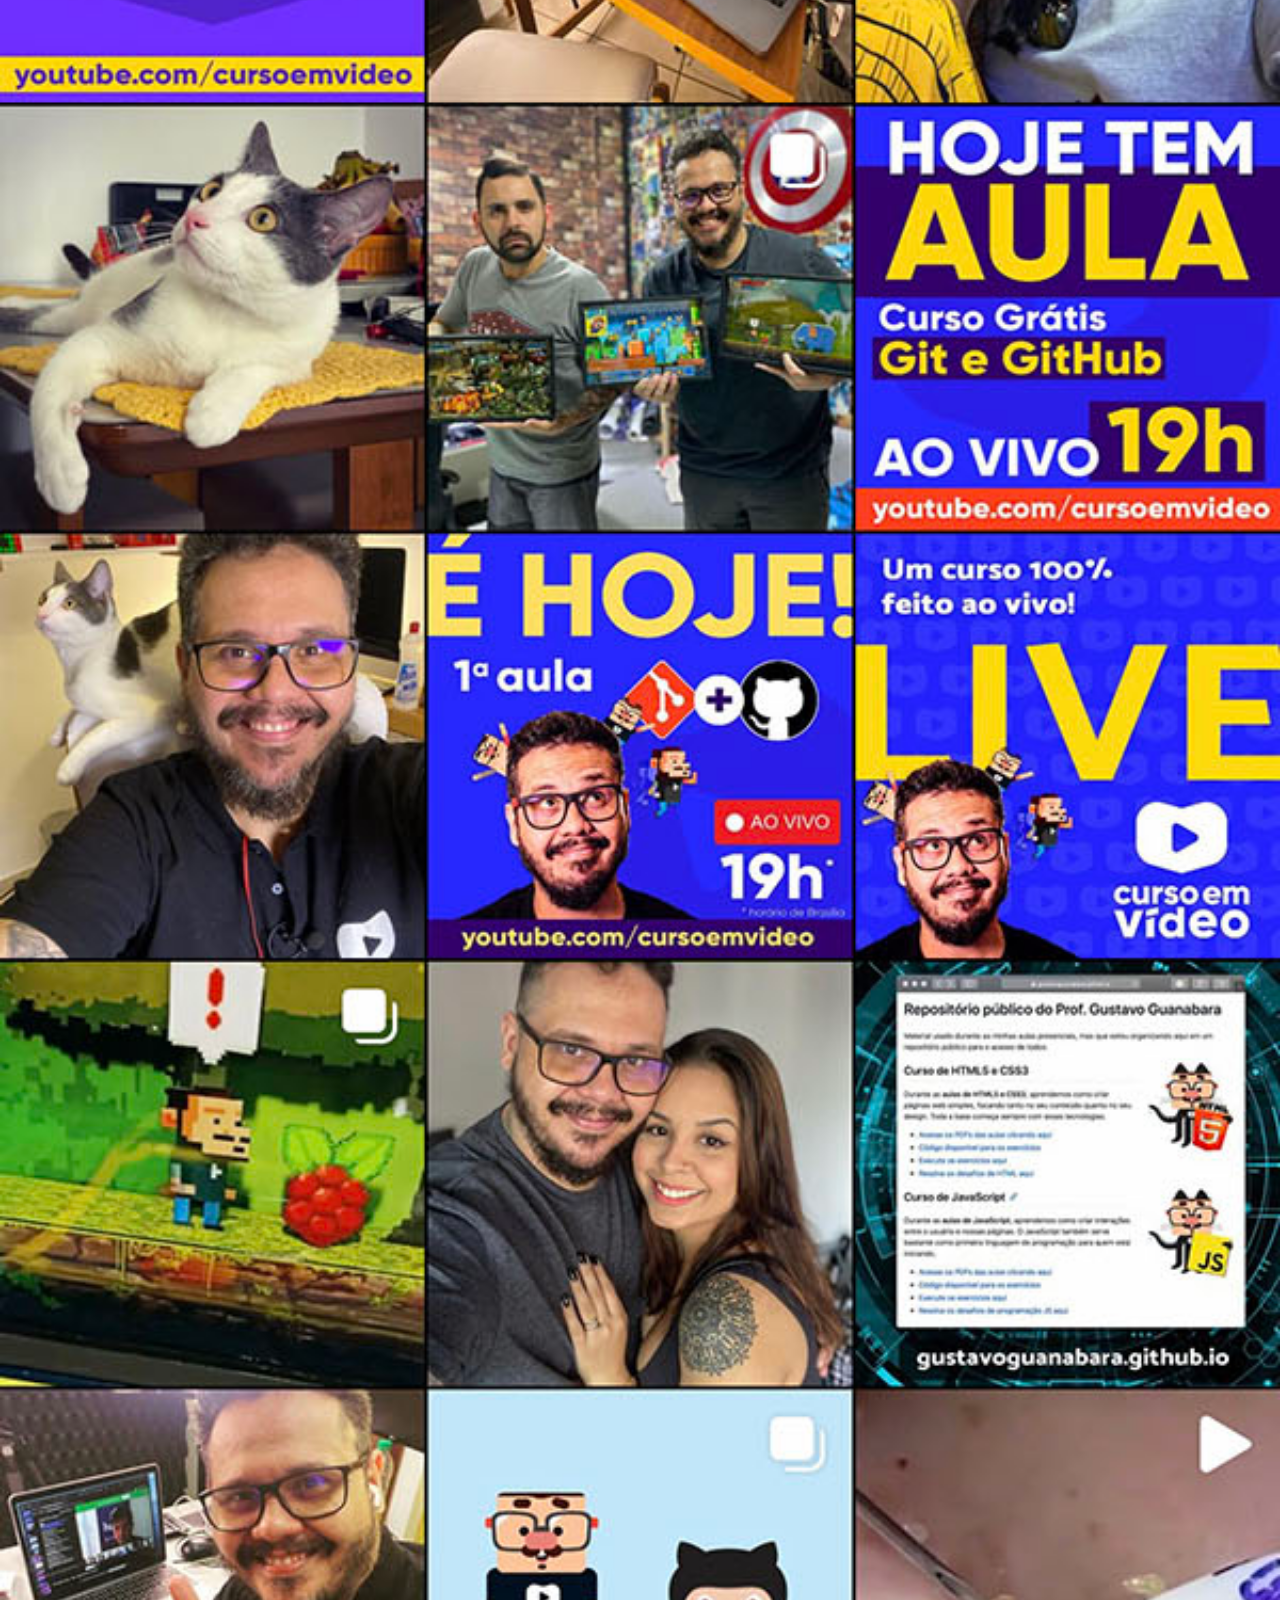
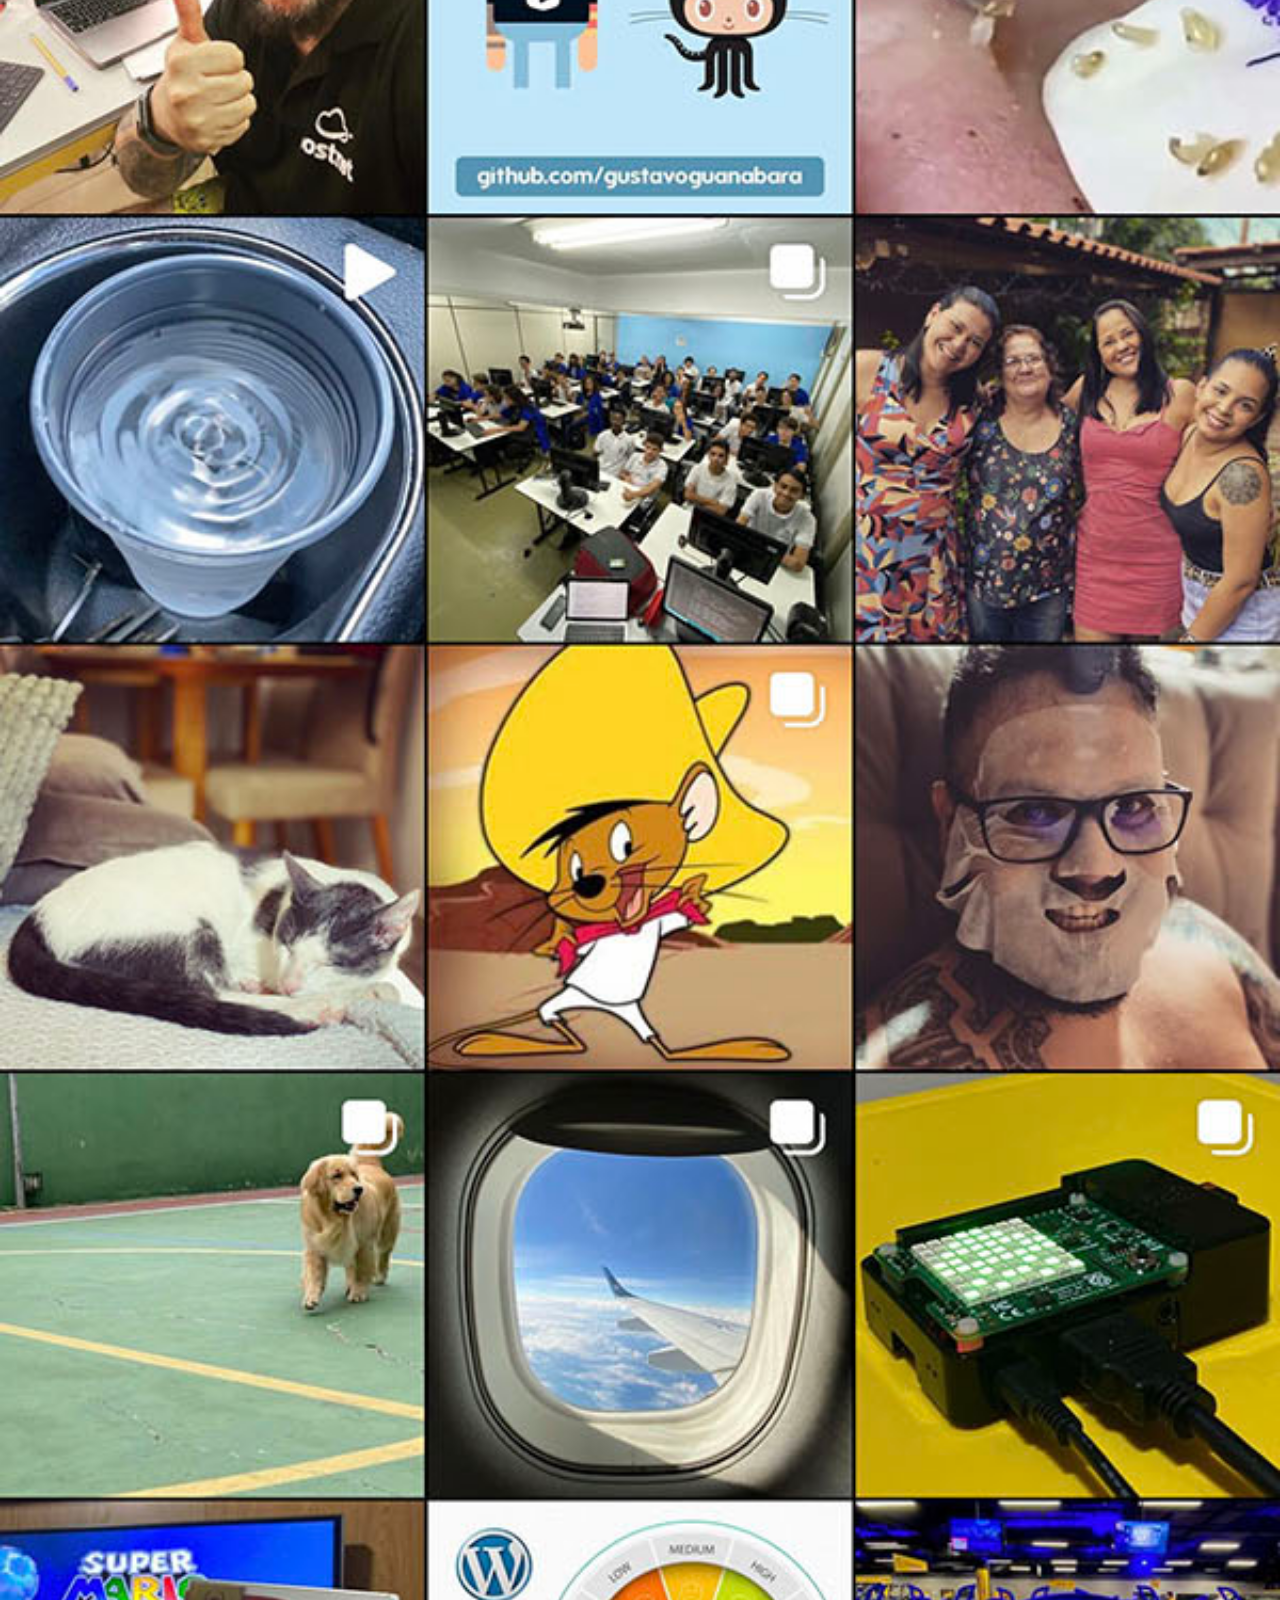
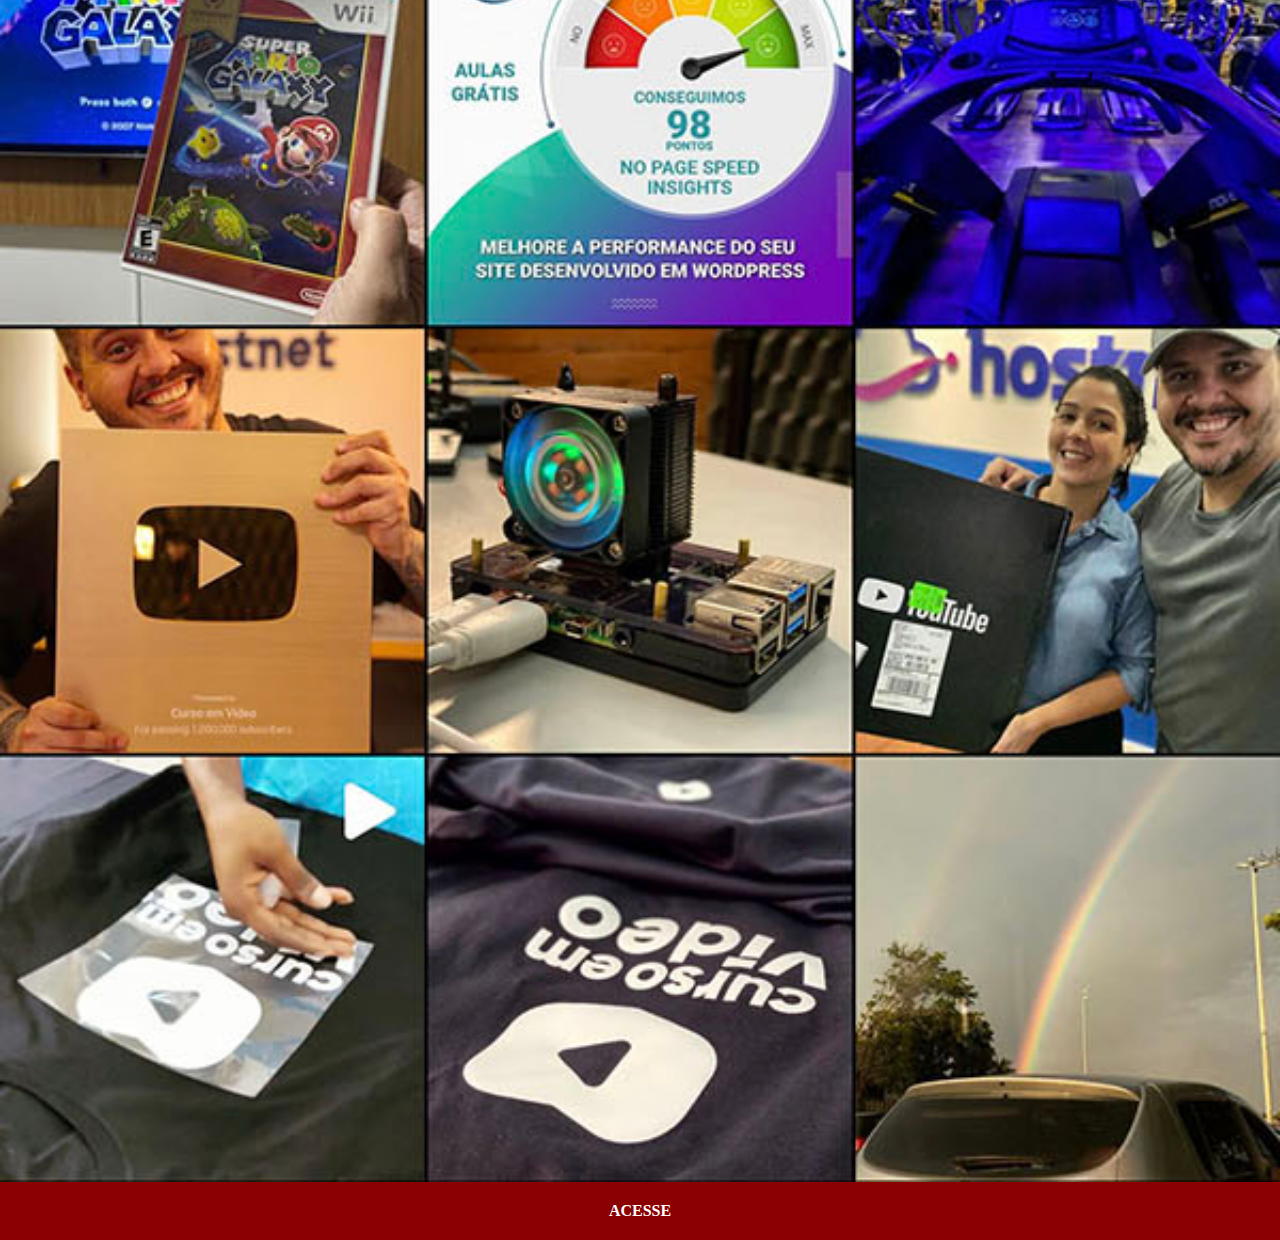
<file: pages/instagram.html>
<!DOCTYPE html>
<html lang="pt-br">
<head>
    <meta charset="UTF-8">
    <meta name="viewport" content="width=device-width, initial-scale=1.0">
    <link rel="stylesheet" href="../css/social.css">
    <title>Instagram</title>
</head>
<body>
    <img src="../images/tela-instagram.jpg" alt="Instagram">
    <a href="https://www.instagram.com/gustavoguanabara/" target="_blank" rel="external">ACESSE</a>
</body>
</html>
</file>
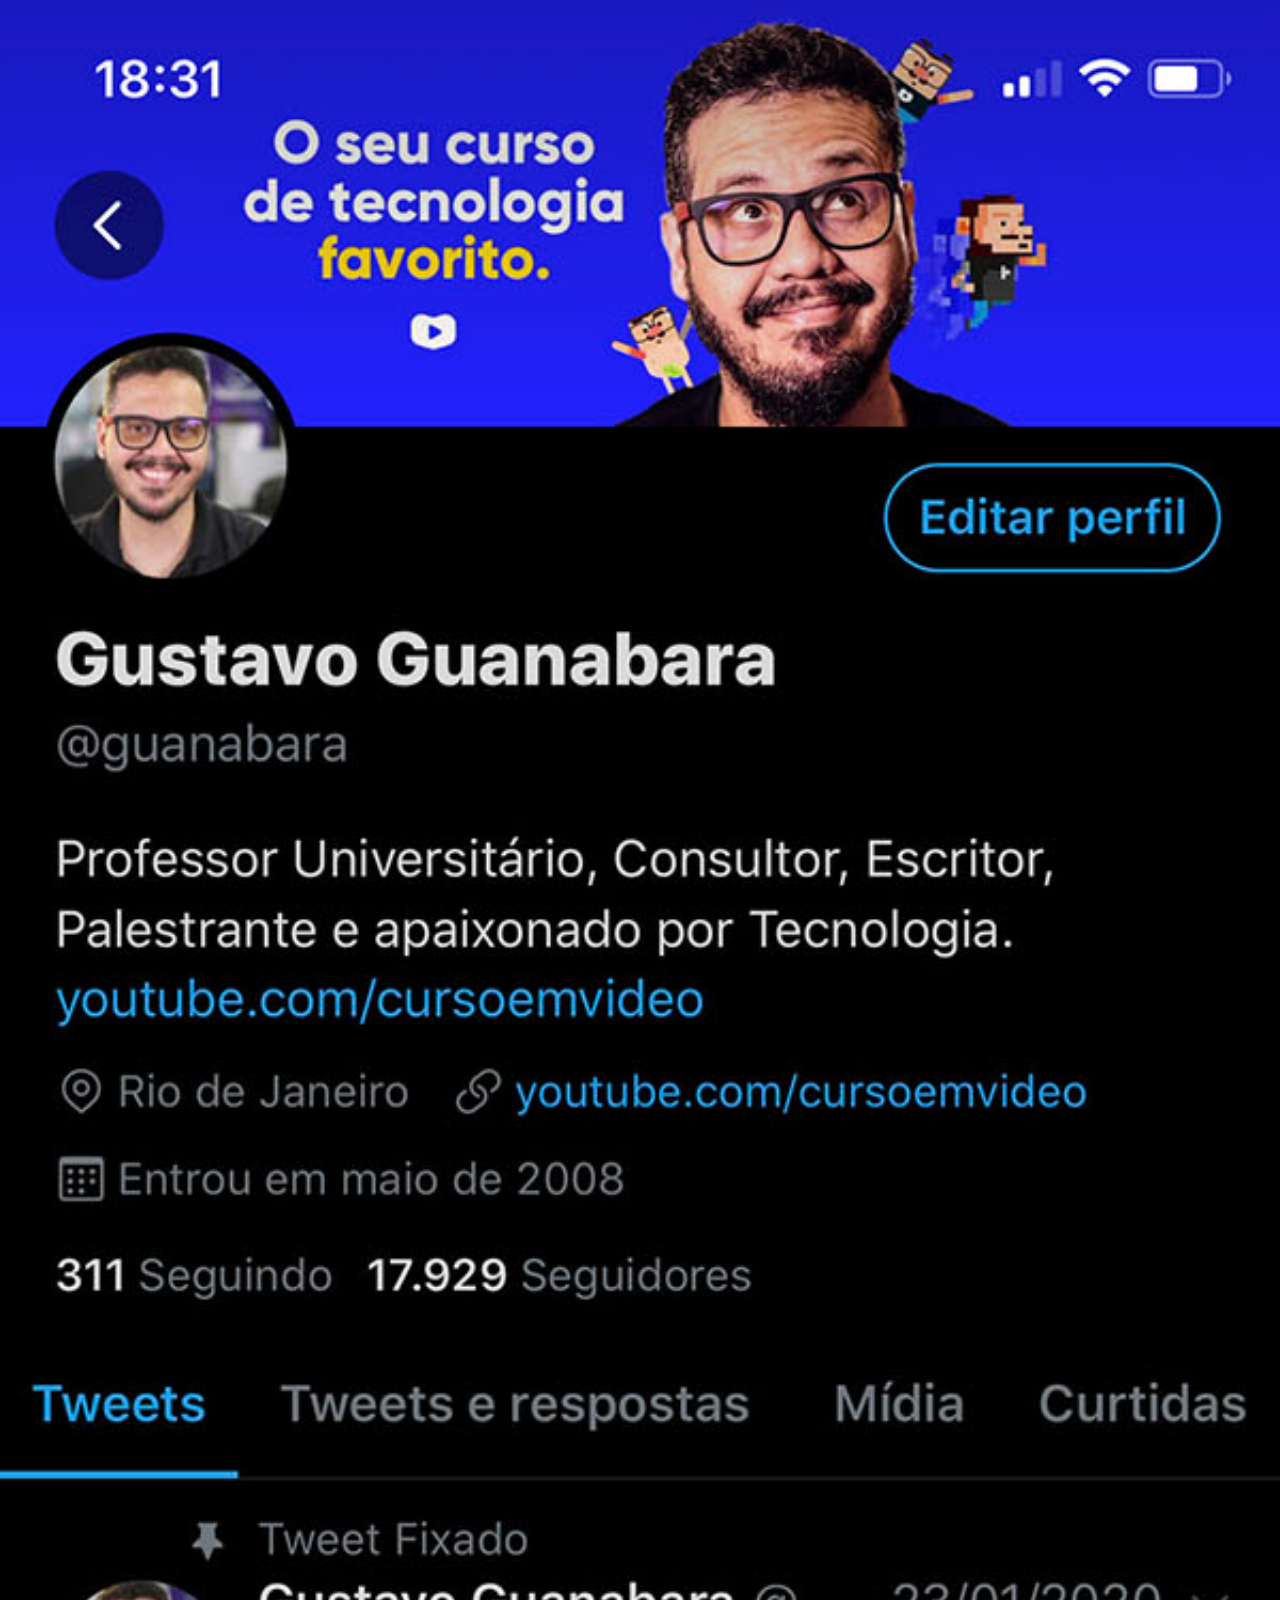
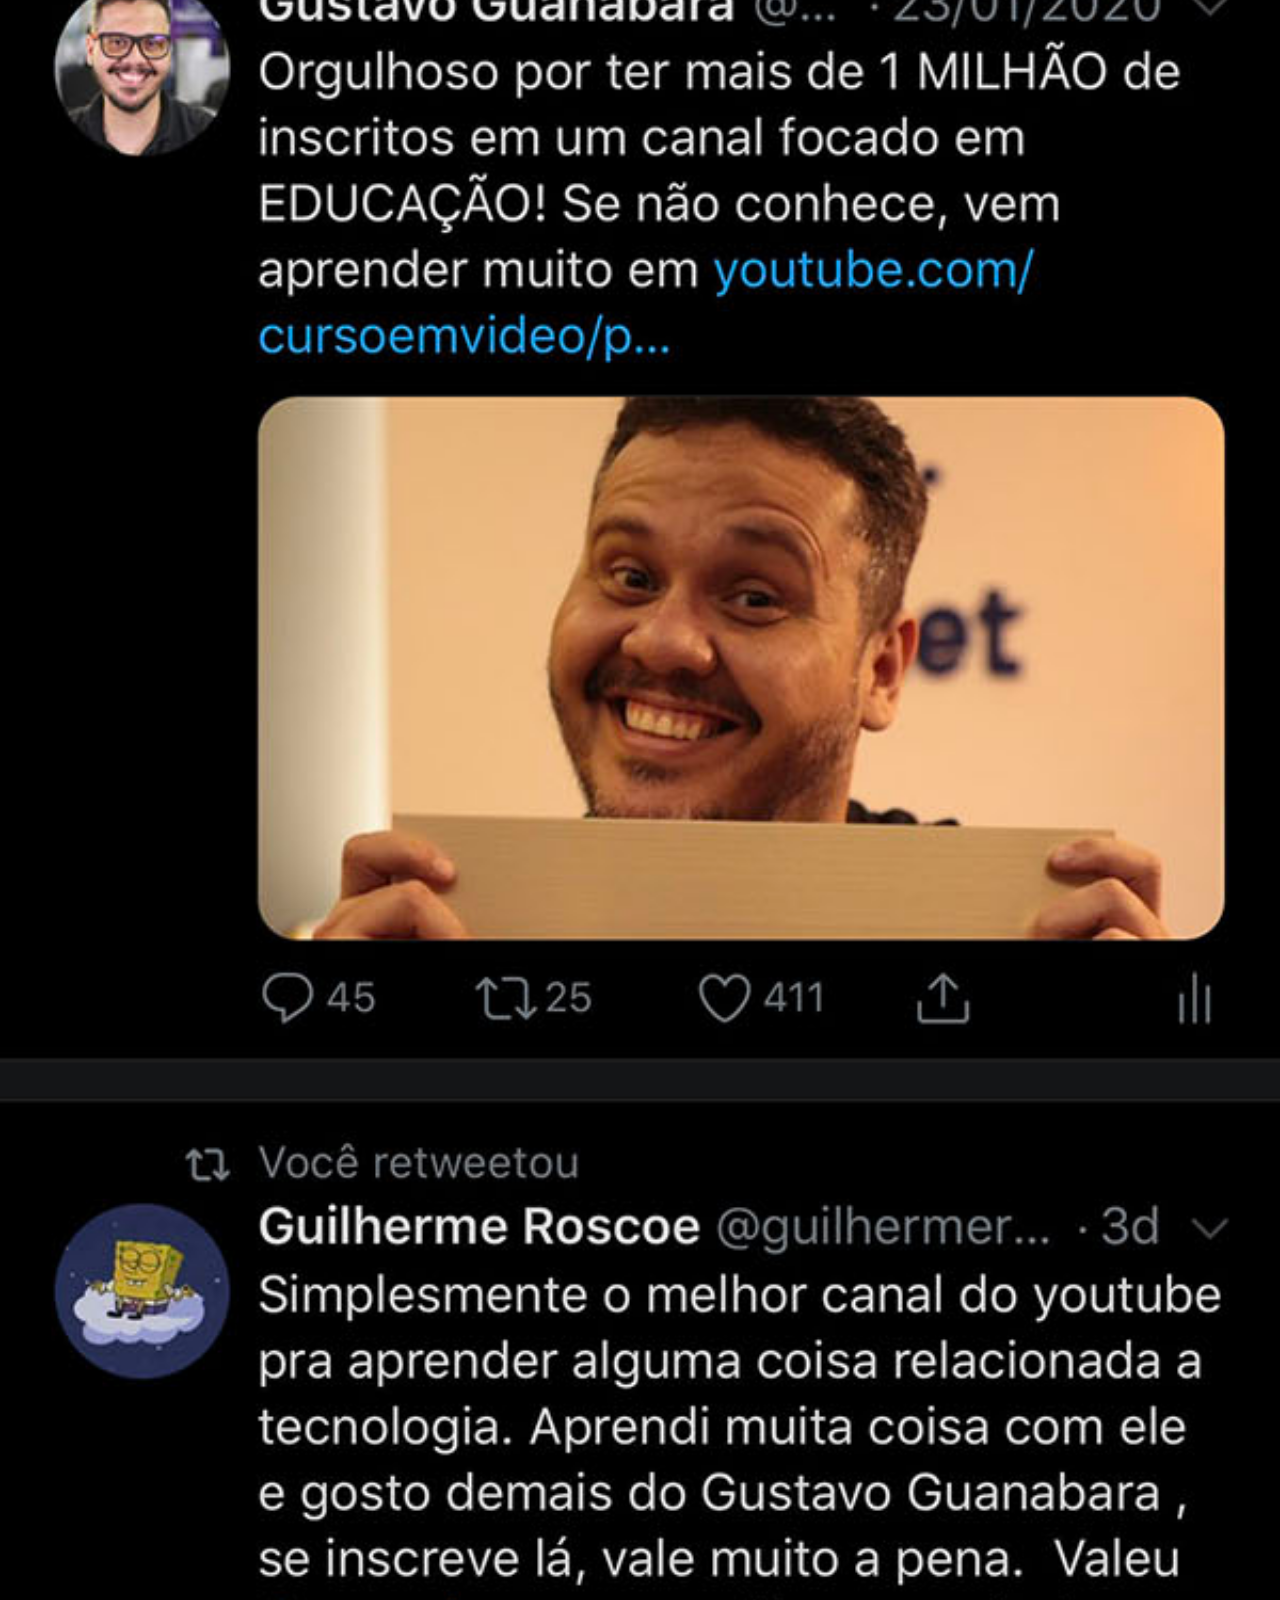
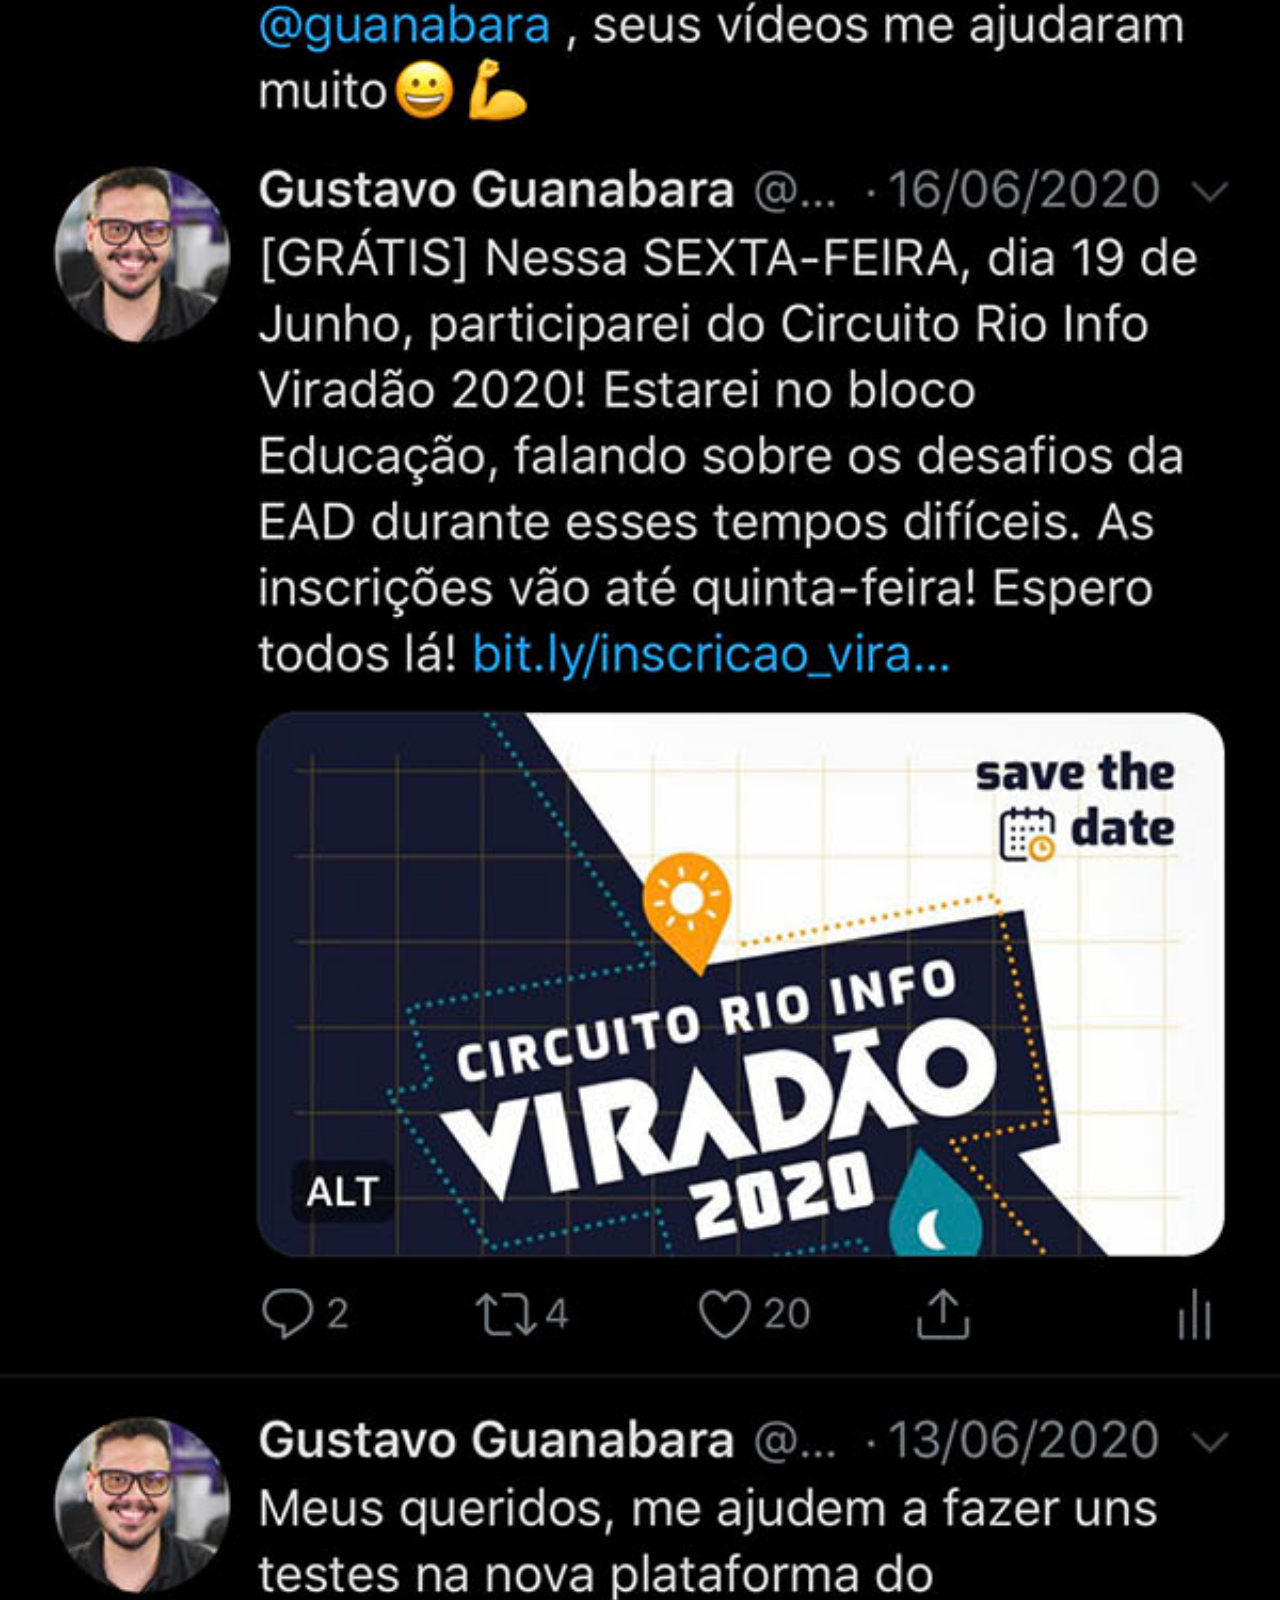
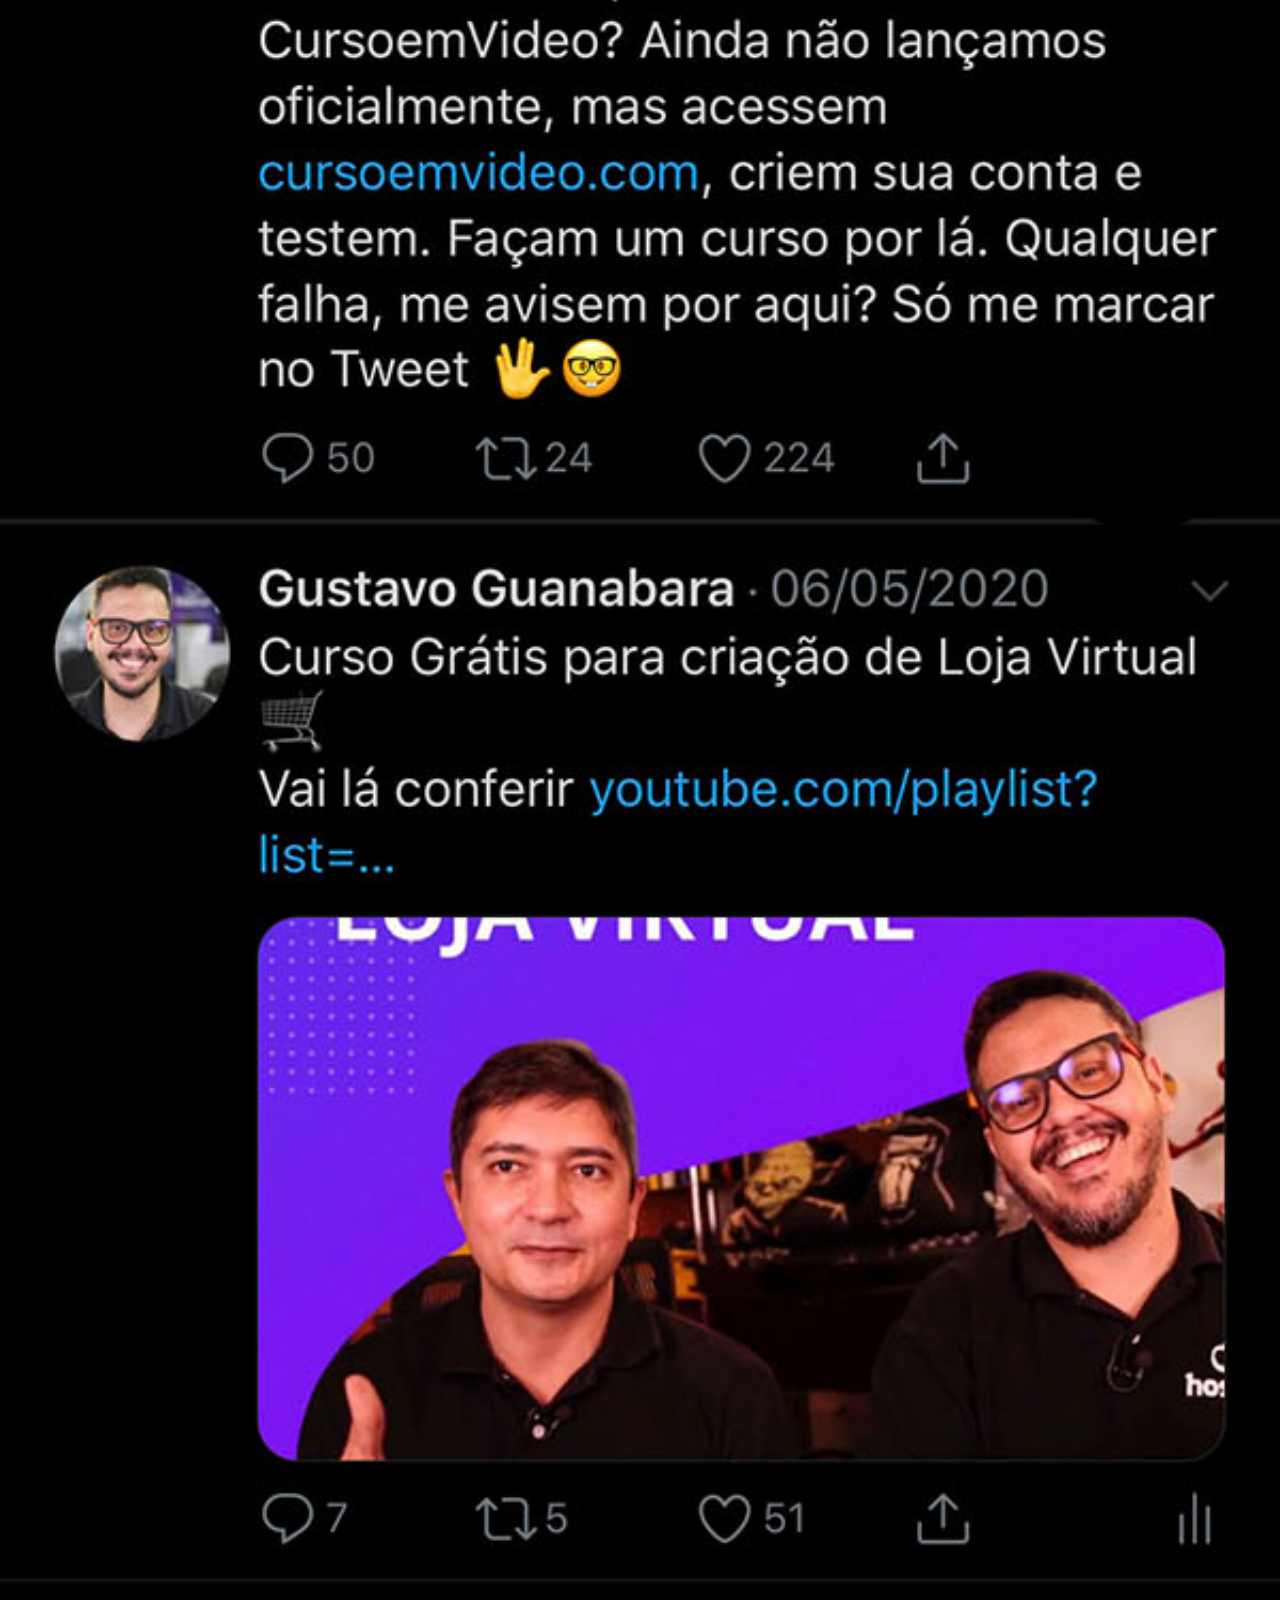
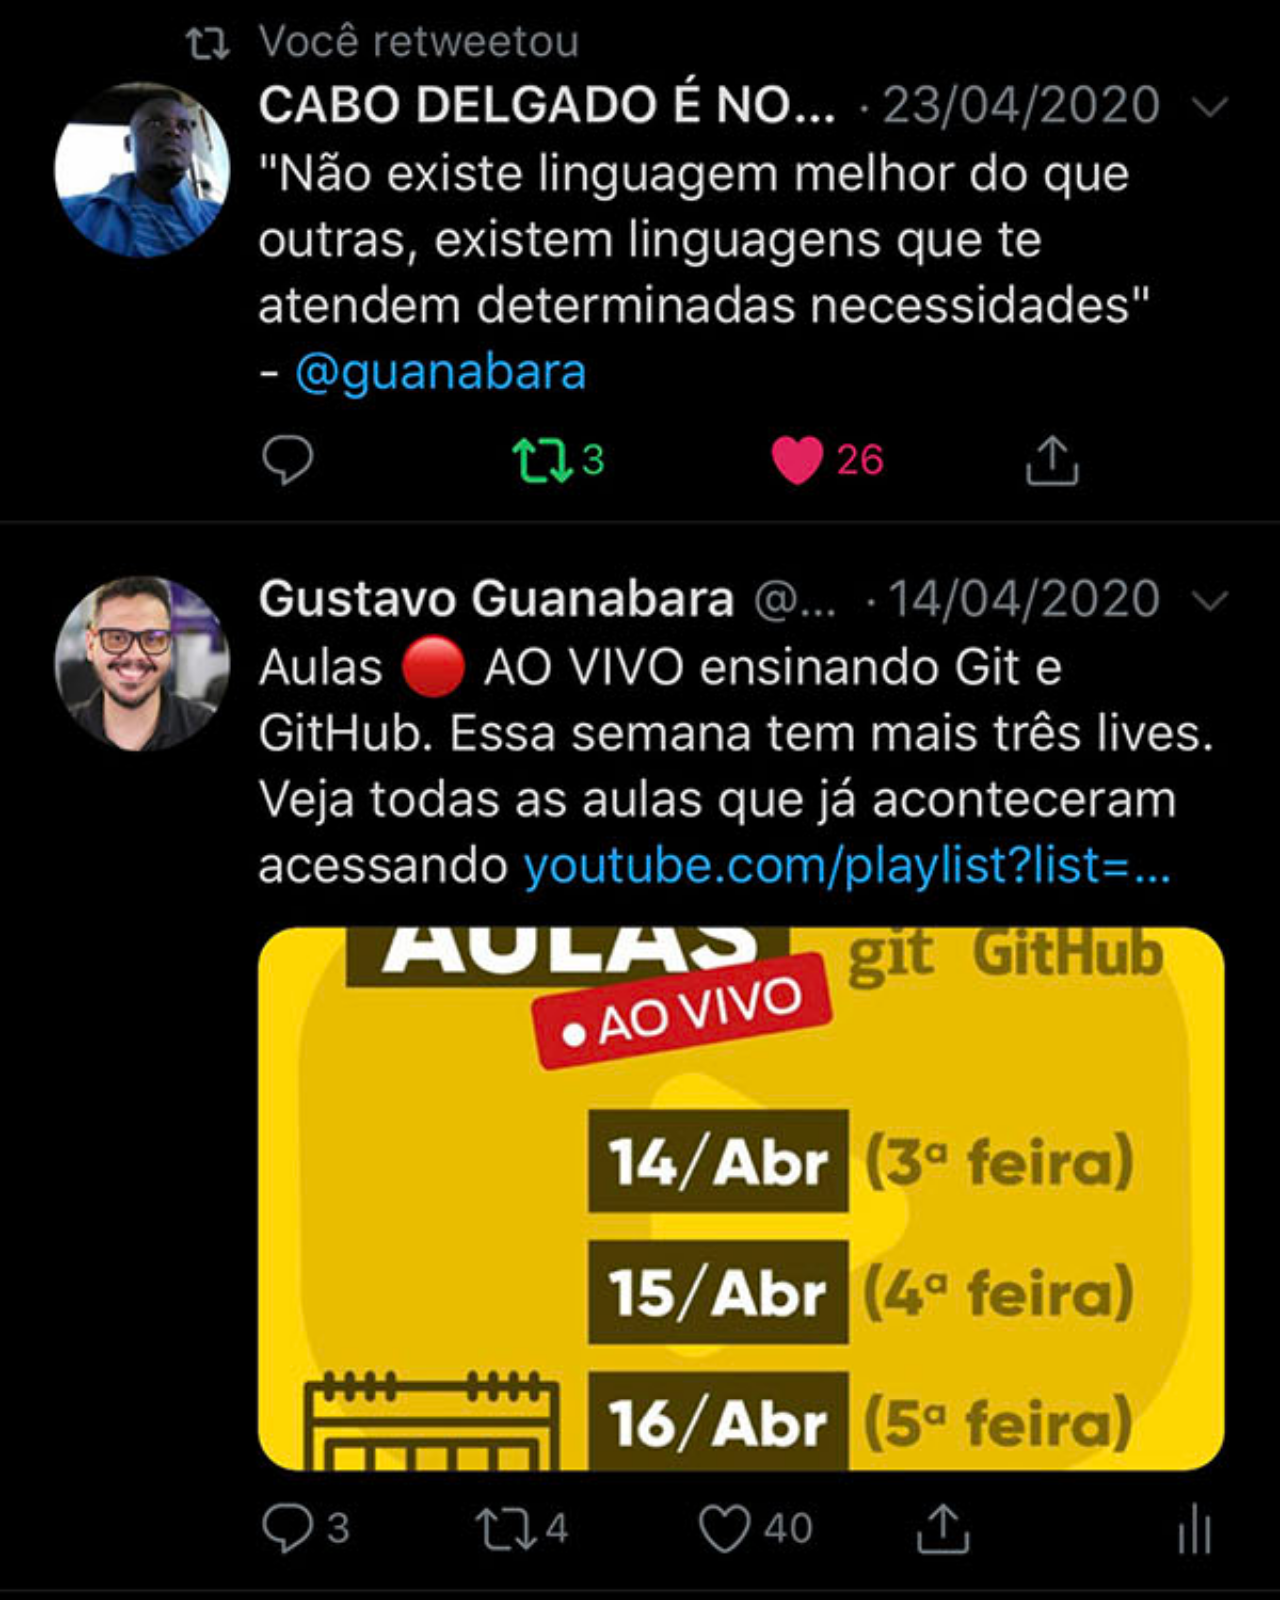
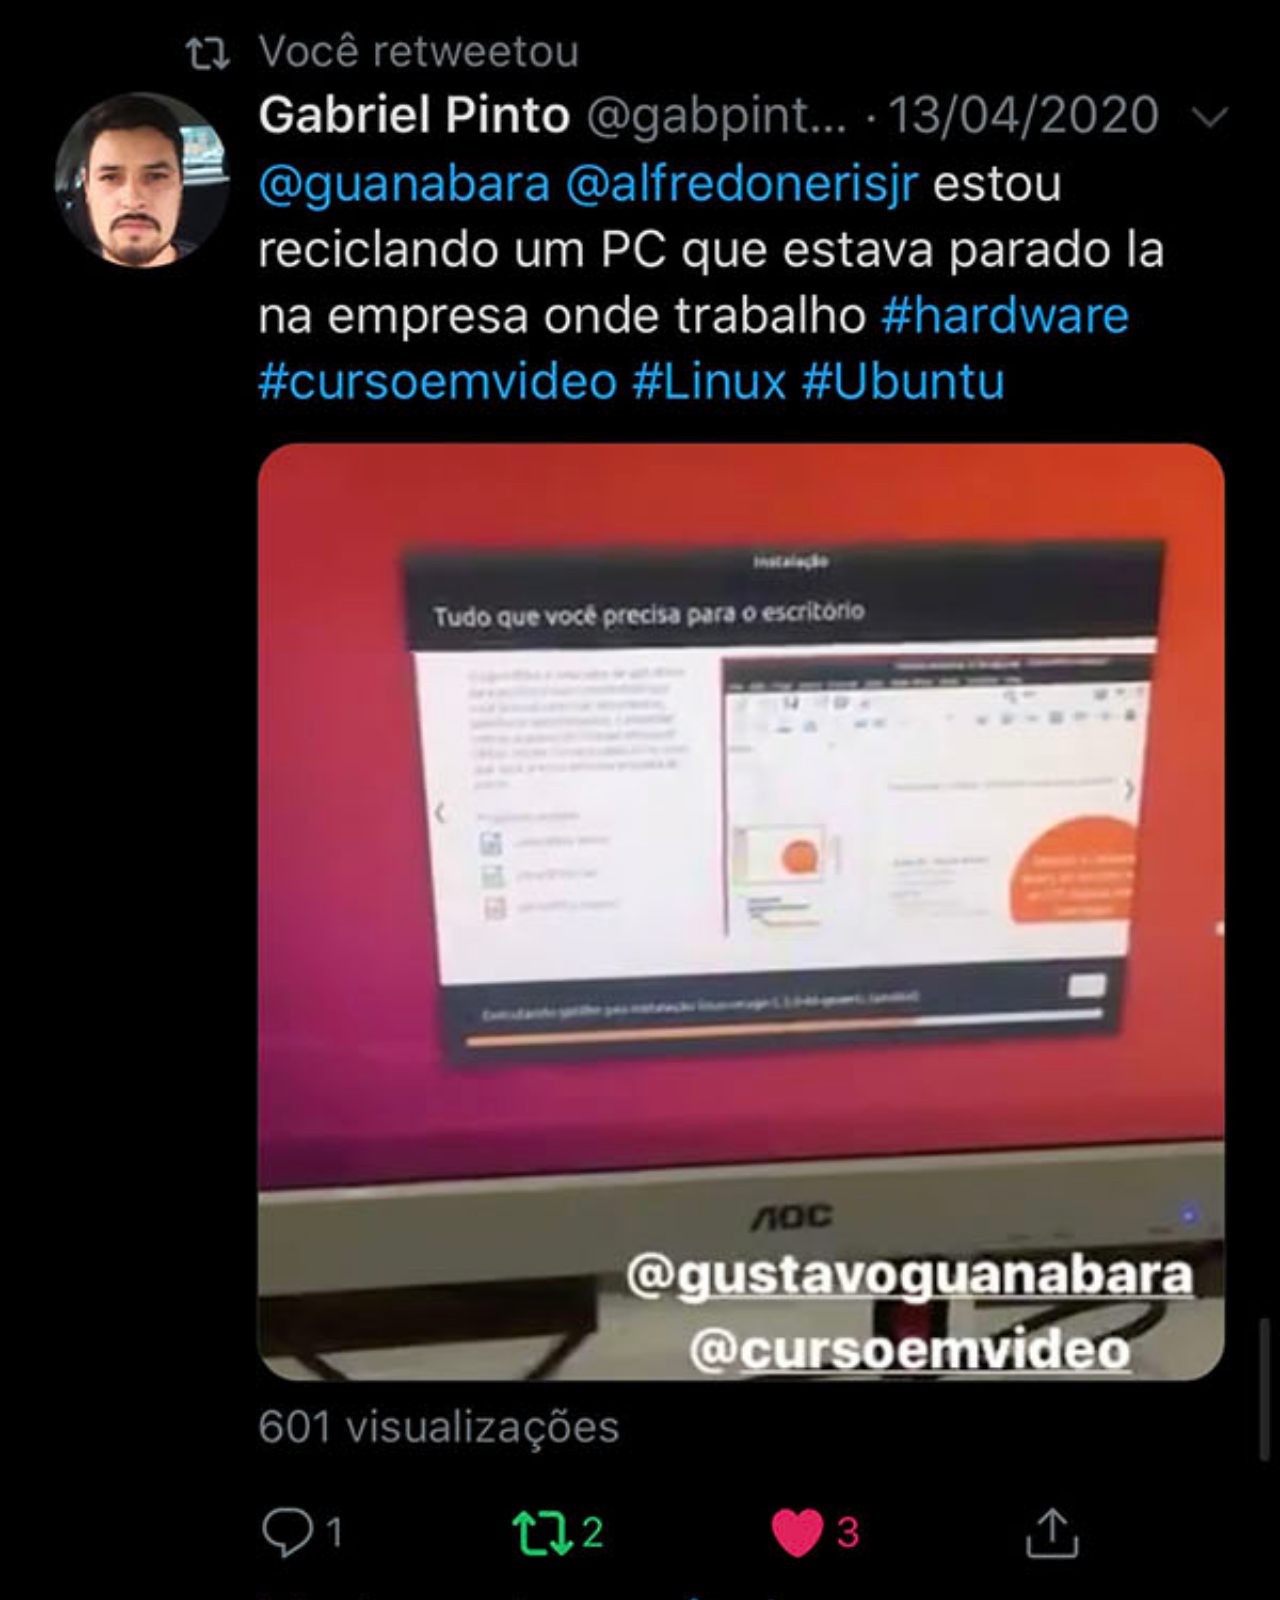
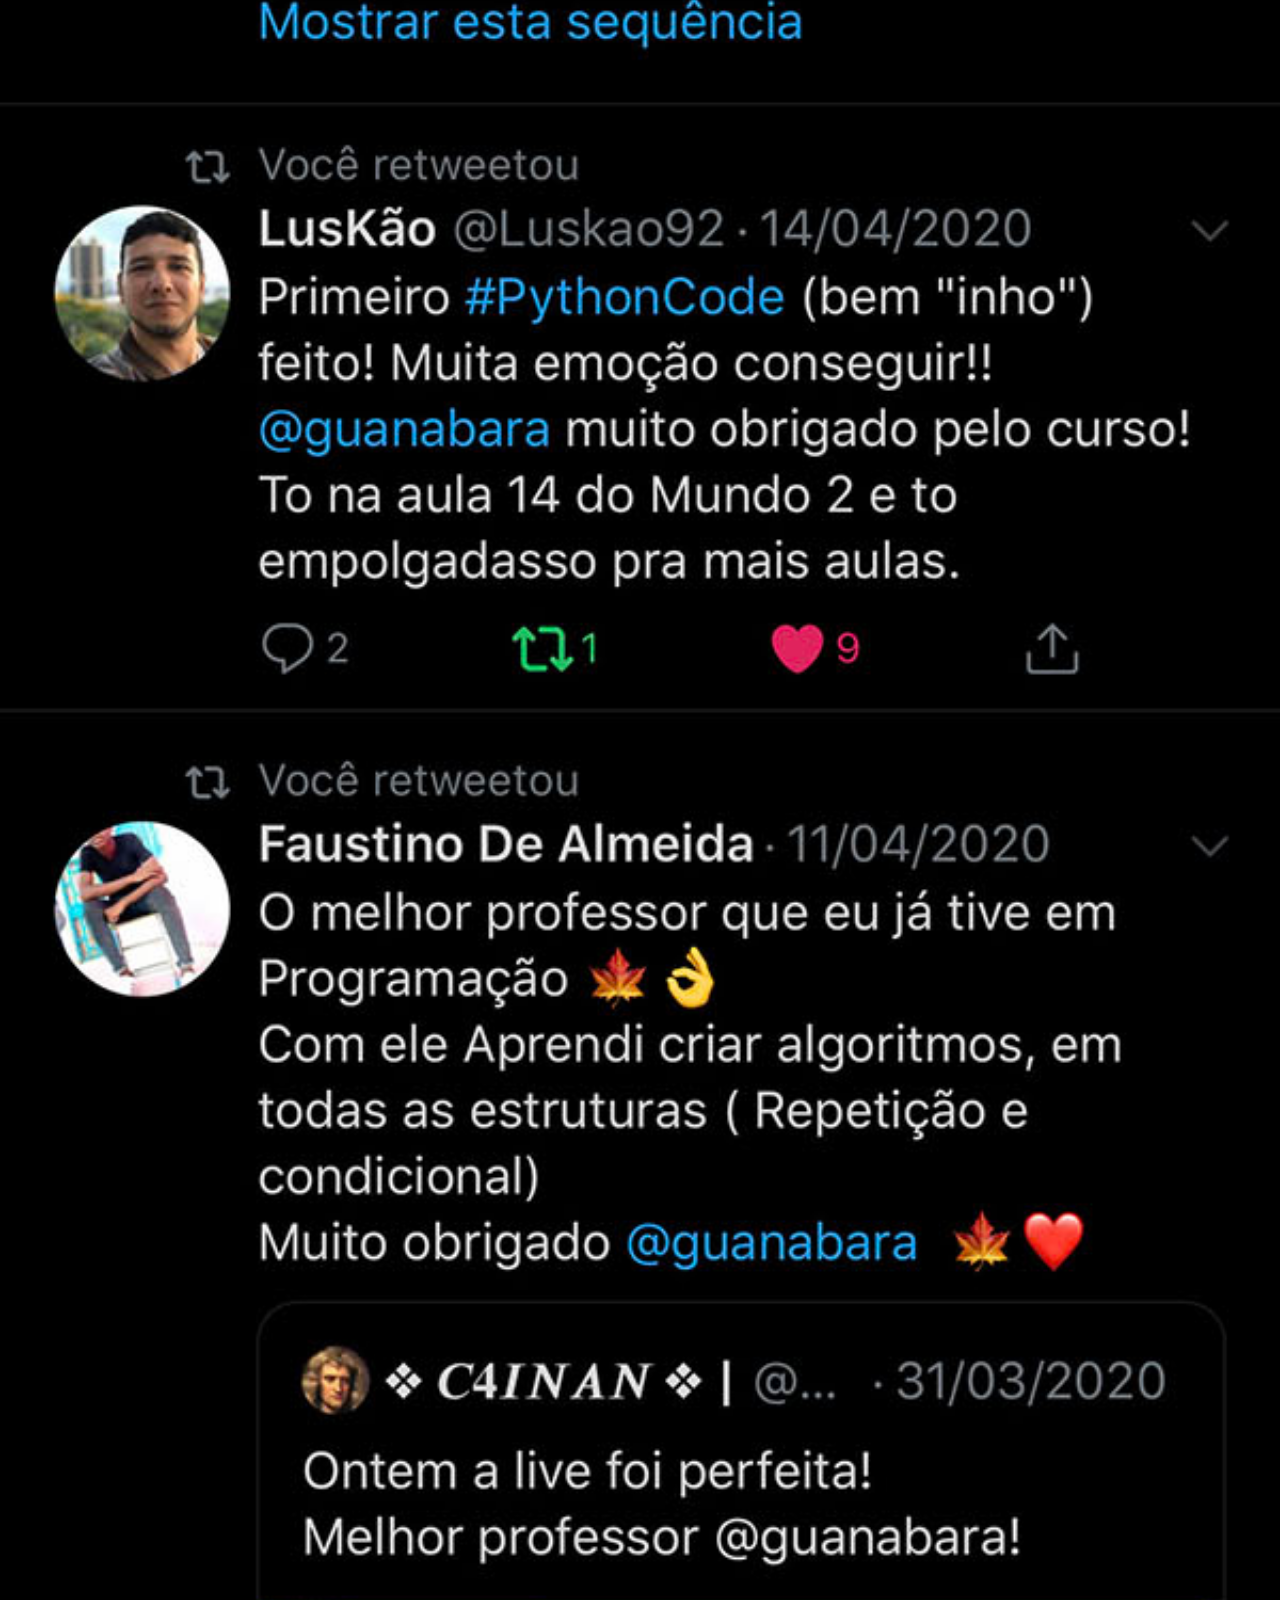
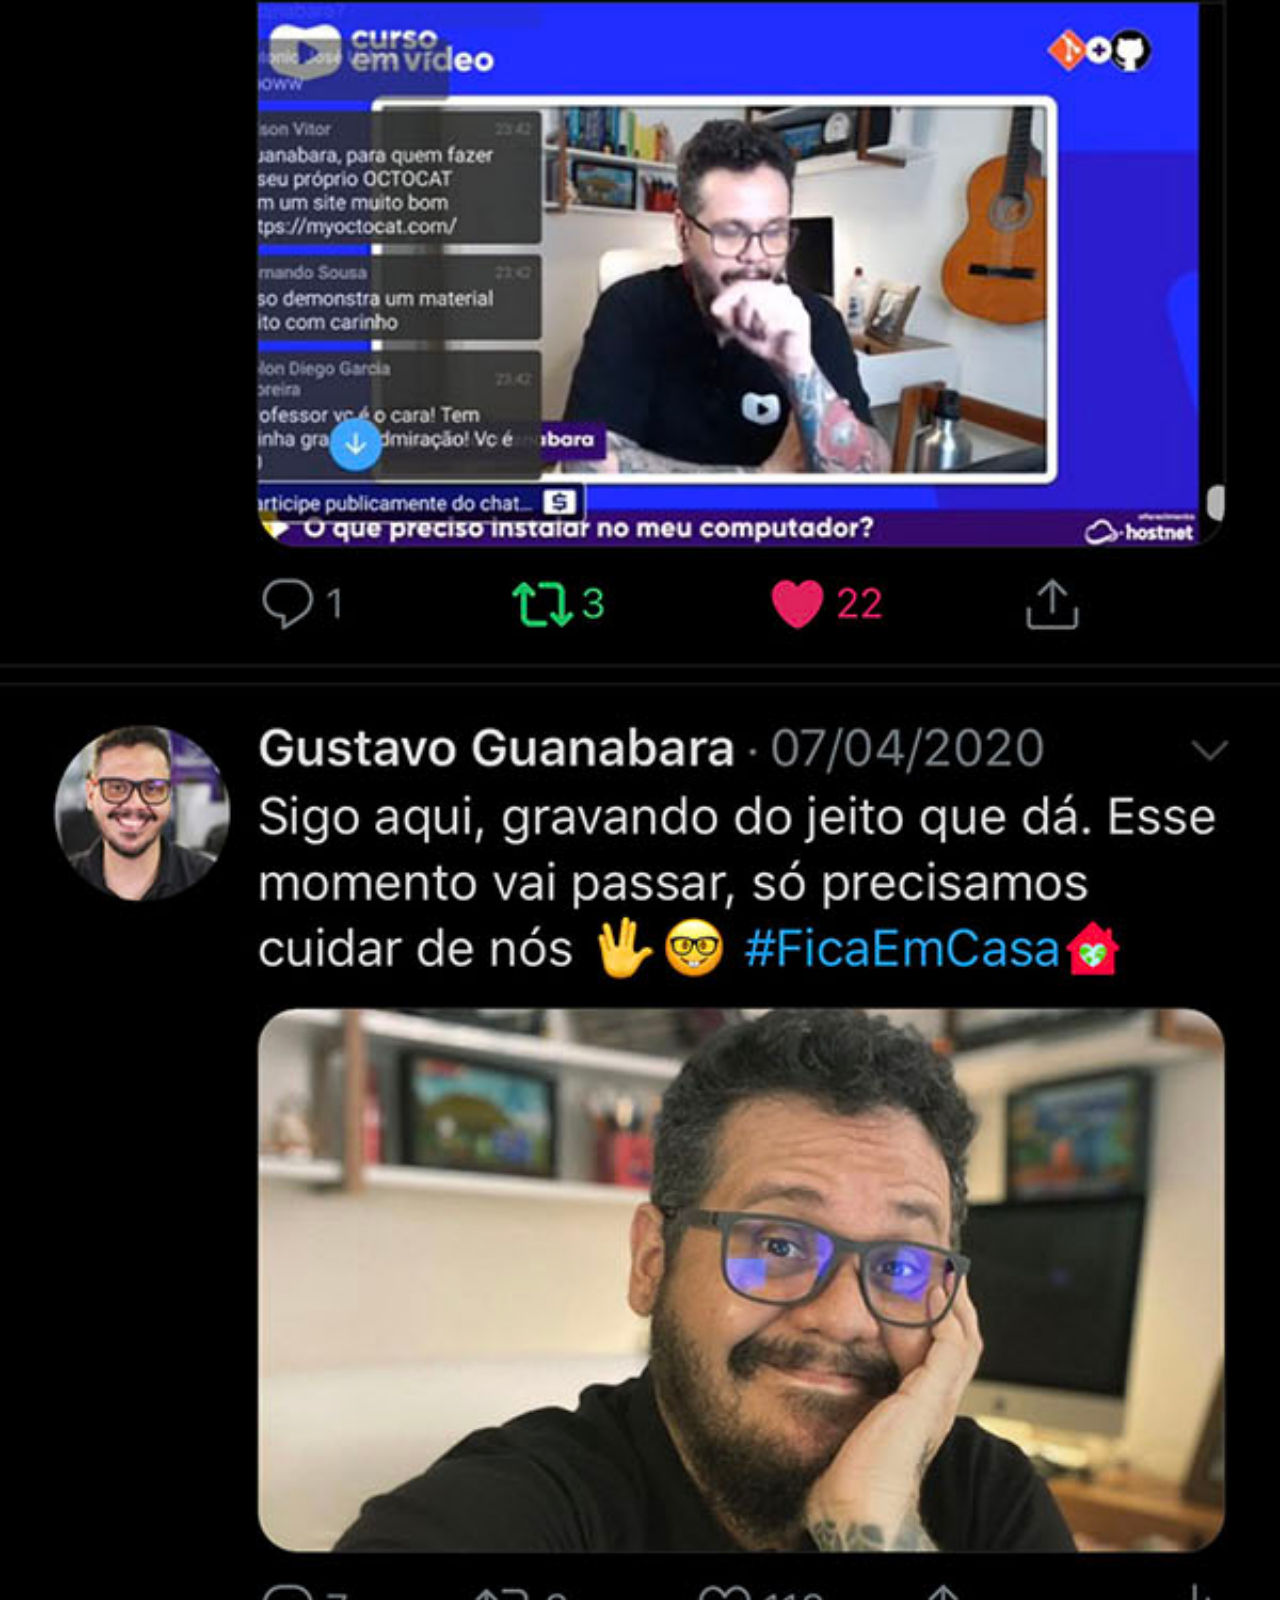
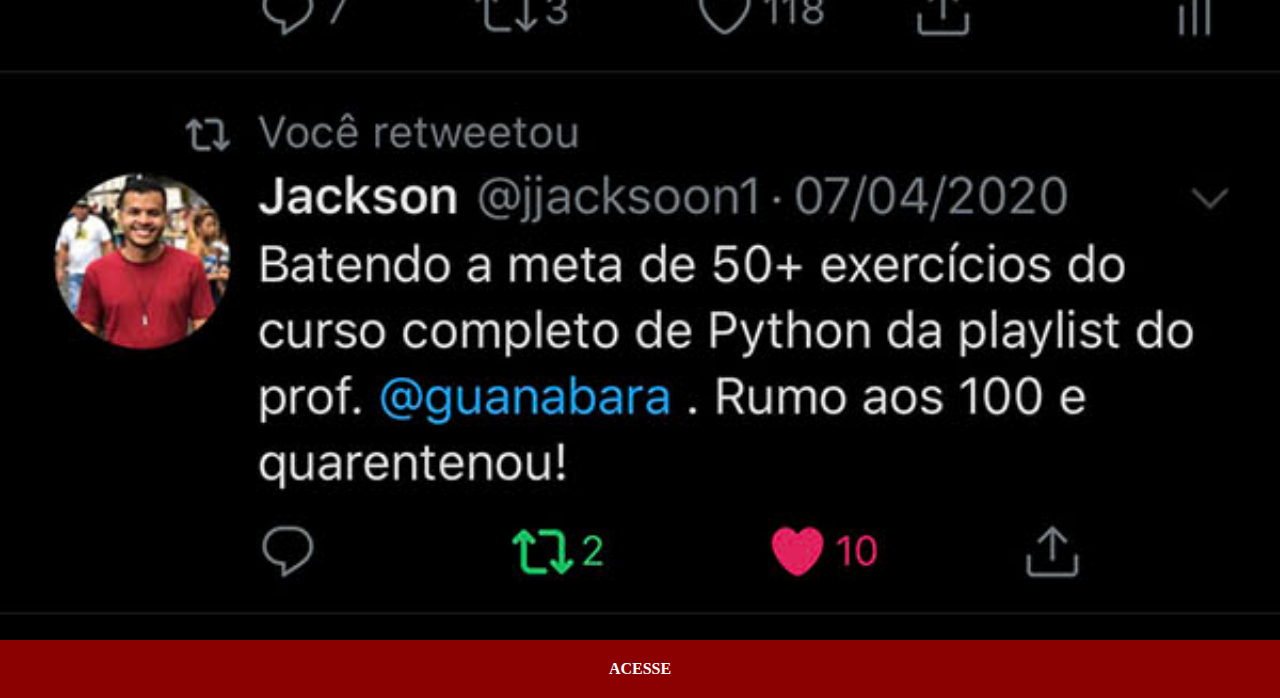
<file: pages/twitter.html>
<!DOCTYPE html>
<html lang="pt-br">
<head>
    <meta charset="UTF-8">
    <meta name="viewport" content="width=device-width, initial-scale=1.0">
    <link rel="stylesheet" href="../css/social.css">
    <title>Twitter</title>
</head>
<body>
    <img src="../images/tela-twitter.jpg" alt="Twitter">
    <a href="https://twitter.com/guanabara" target="_blank" rel="external">ACESSE</a>
</body>
</html>
</file>
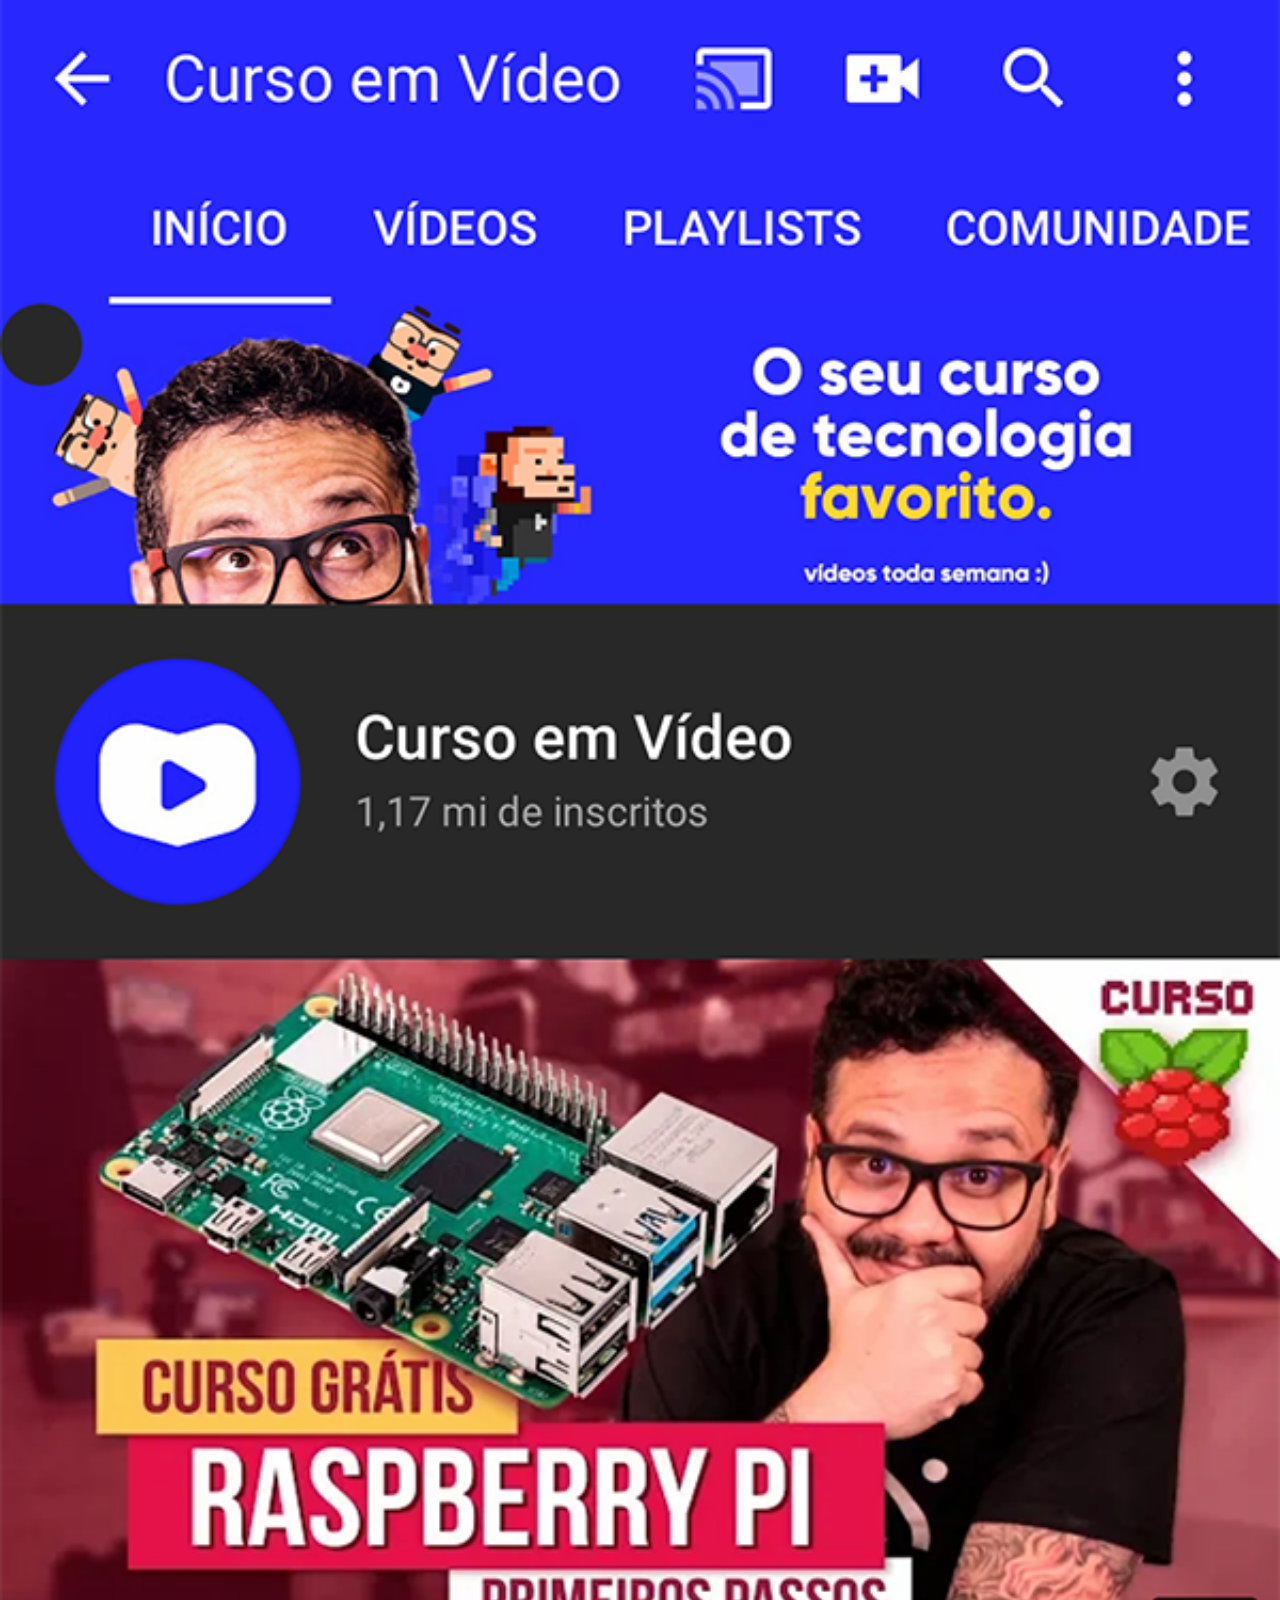
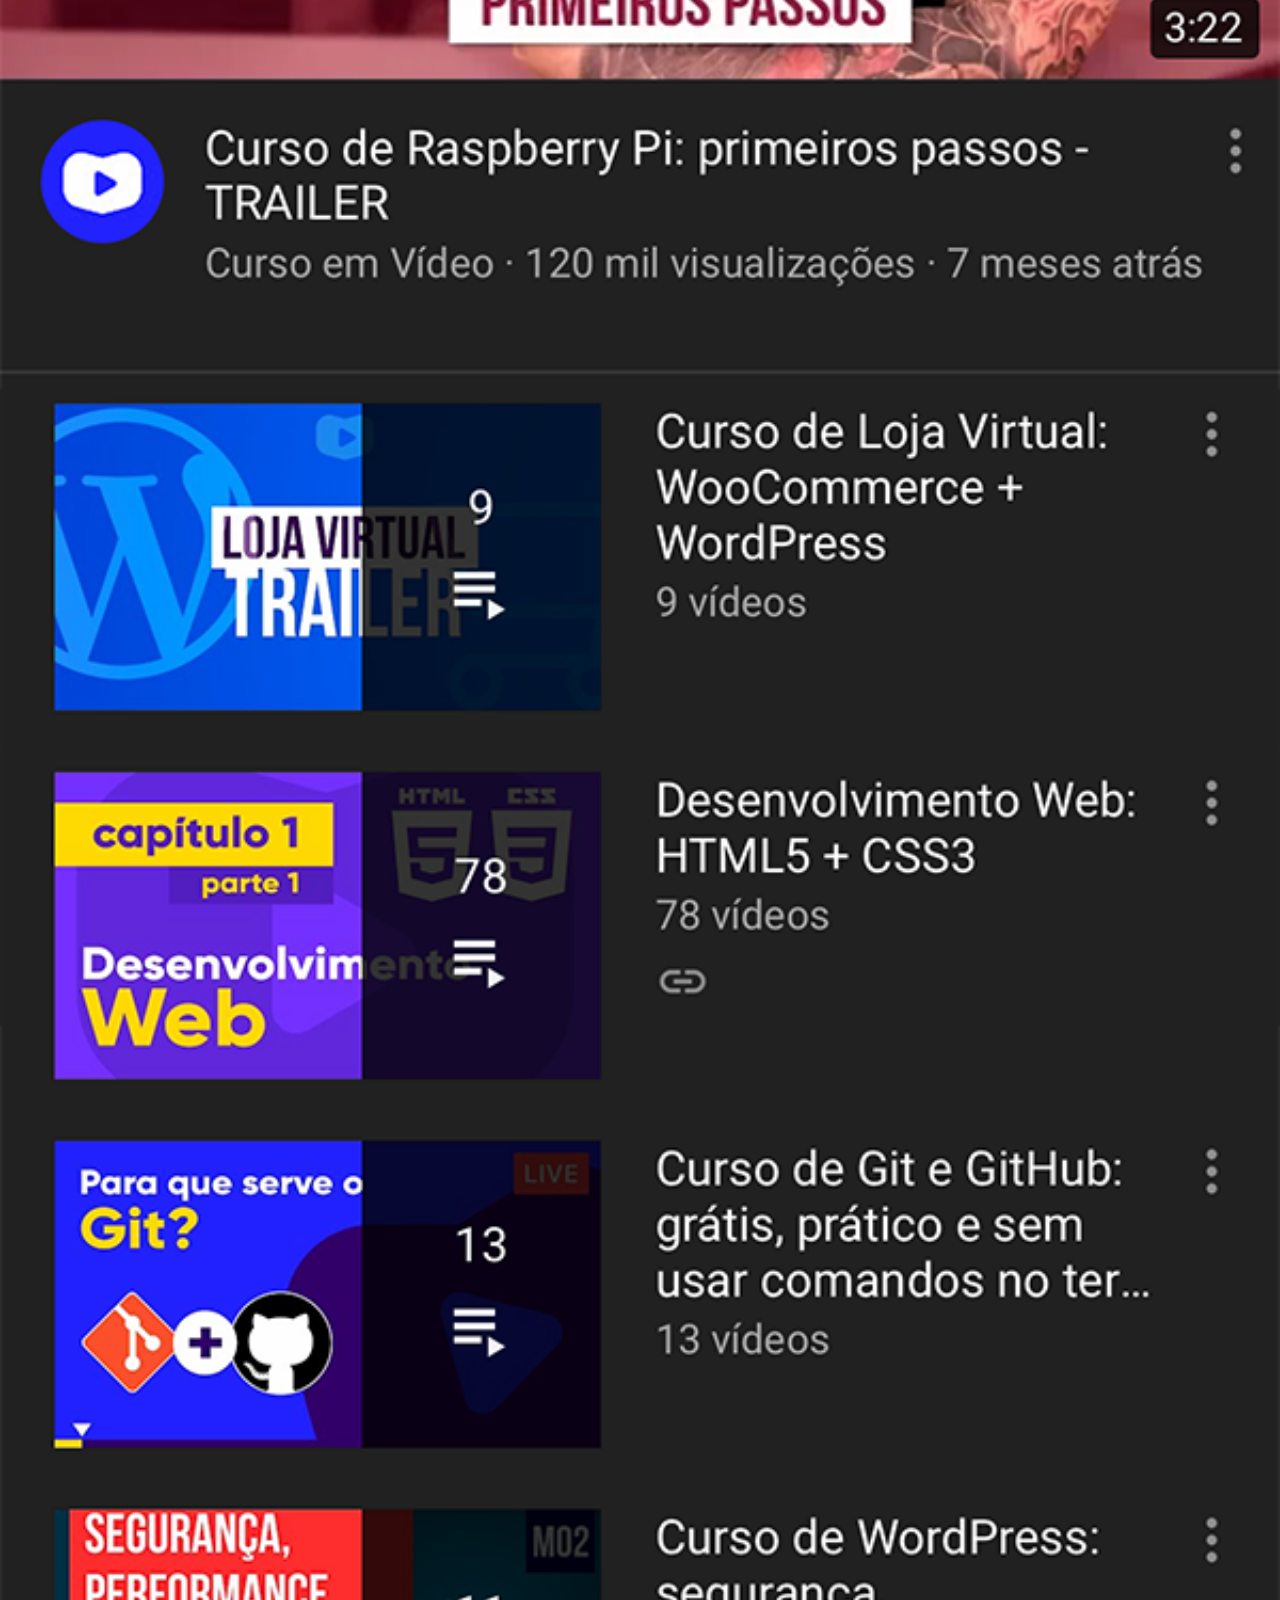
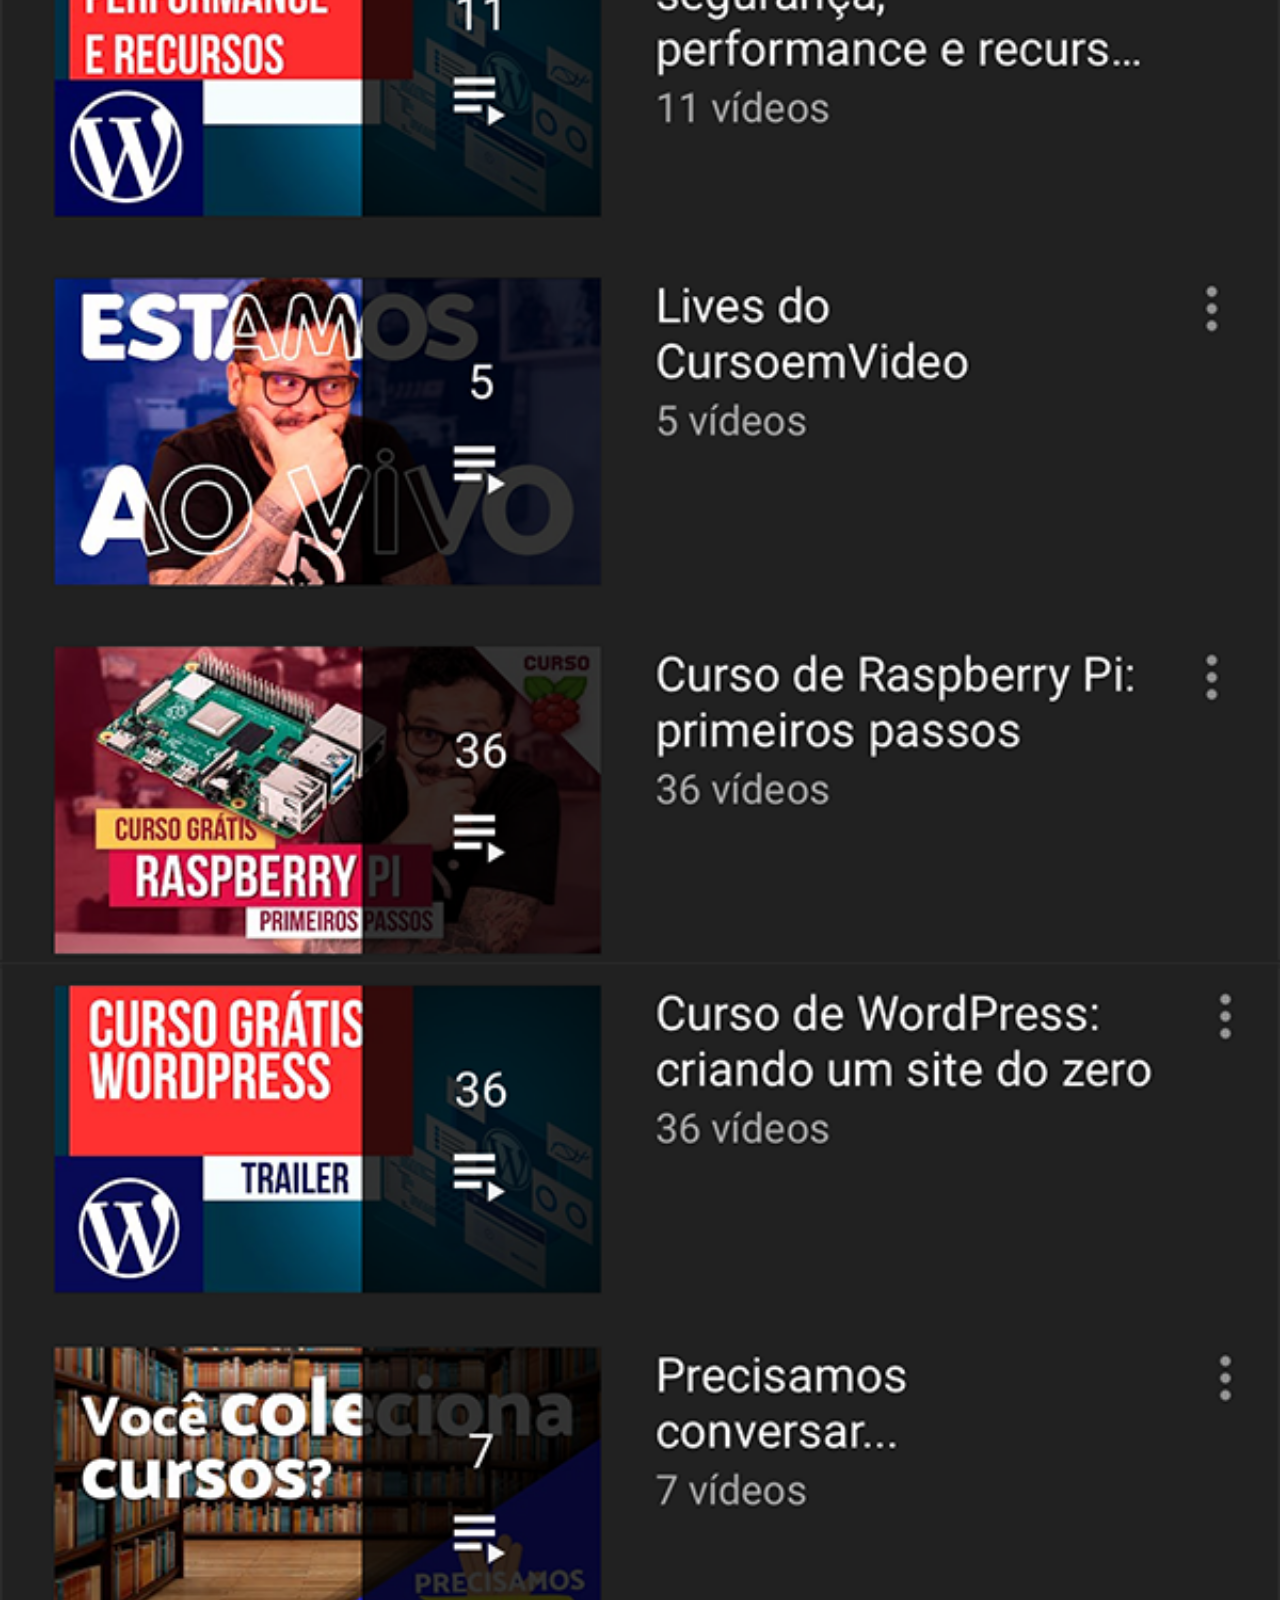
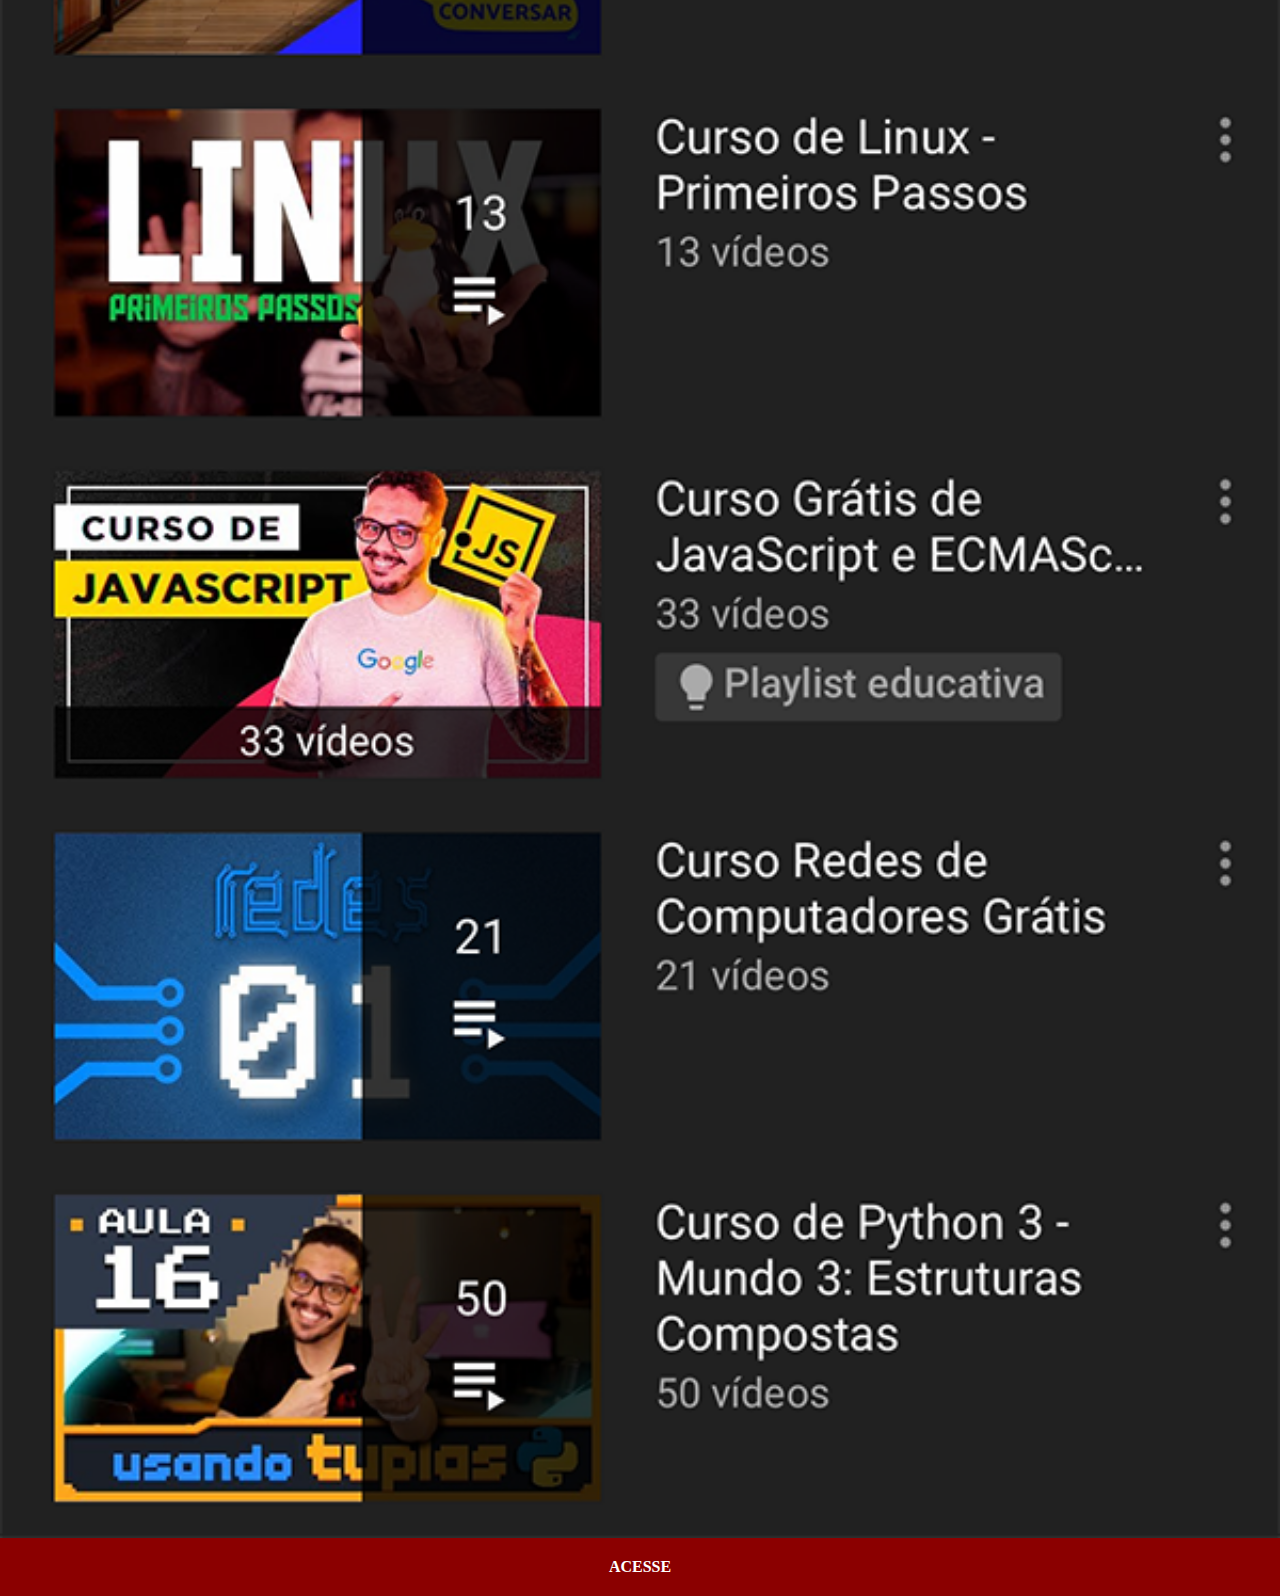
<file: pages/youtube.html>
<!DOCTYPE html>
<html lang="pt-br">
<head>
    <meta charset="UTF-8">
    <meta name="viewport" content="width=device-width, initial-scale=1.0">
    <link rel="stylesheet" href="../css/social.css">
    <title>YouTube</title>
</head>
<body>
    <img src="../images/tela-youtube.png" alt="YouTube">
    <a href="https://www.youtube.com/@CursoemVideo/playlists" target="_blank" rel="external">ACESSE</a>
</body>
</html>
</file>
<file: css/style.css>
@charset "UTF-8";

*{
    margin: 0px;
    padding: 0px;
    font-family: Arial, Helvetica, sans-serif;
}

html, body{
    background-color: black;
    width: 100vw;
    height: 100vh;
}

body{
    background: url("../images/fundo-madeira.jpg") no-repeat top center;
    background-size: cover;
    background-attachment: fixed;
}

main{
    position: relative;
    height: 100vh;
}

#telefone{
    position: absolute;
    top: 50%;
    left: 50%;
    transform: translate(-50%, -50%);
    width: 311px;
    height: 627px;
    background: url("../images/frame-iphone.png") no-repeat;
}

#tela{
    position: absolute;
    top: 80px;
    left: 22px;
    width: 267.5px;
    height: 473px;
}

#redes-sociais{
    position: absolute;
    right: 1%;
    top: 50%;
    transform: translate(0%, -50%);
}

#redes-sociais img{
    width: 50px;
    height: 50px;
    border-radius: 50%;
    box-shadow: 2px 4px 8px rgba(0, 0, 0, 0.5);
}

#redes-sociais img:hover{
    border: 1px solid rgba(255, 255, 0, 0.5);
    box-sizing: border-box;
    box-shadow: 4px 8px 16px rgba(0, 0, 0, 0.5);
    transform: translate(-3px, -3px);
    transition: 0.2s;
}
</file>
<file: css/social.css>
@charset "UTF-8";

*{
    margin: 0px;
    padding: 0px;
}

::-webkit-scrollbar{
    width: 0px;
    height: 0px;
}

img{
    width: 100vw;
}

a{
    display: block;
    background-color: darkred;
    color: white;
    font-weight: bolder;
    margin-top: -4px;
    padding: 20px;
    text-align: center;
    text-decoration: none;
}

a:hover{
    background-color: red;
}
</file>
